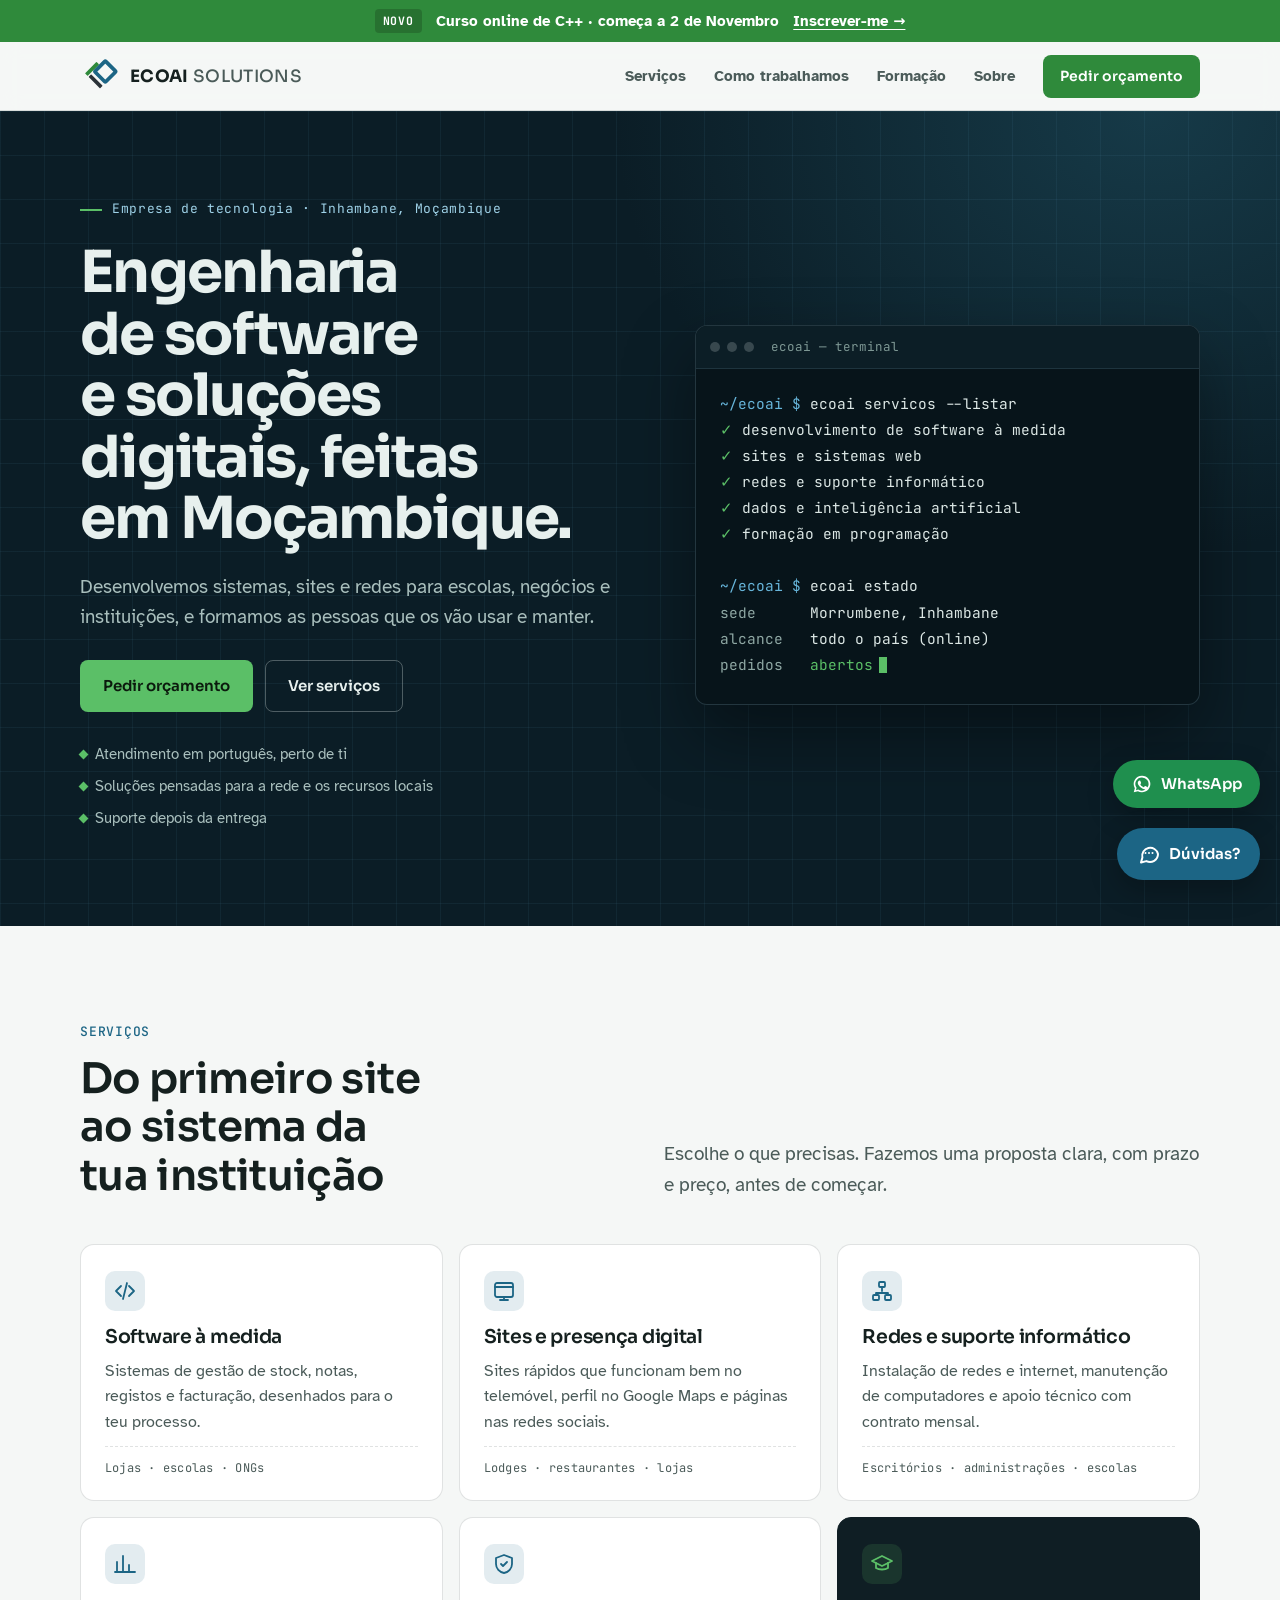
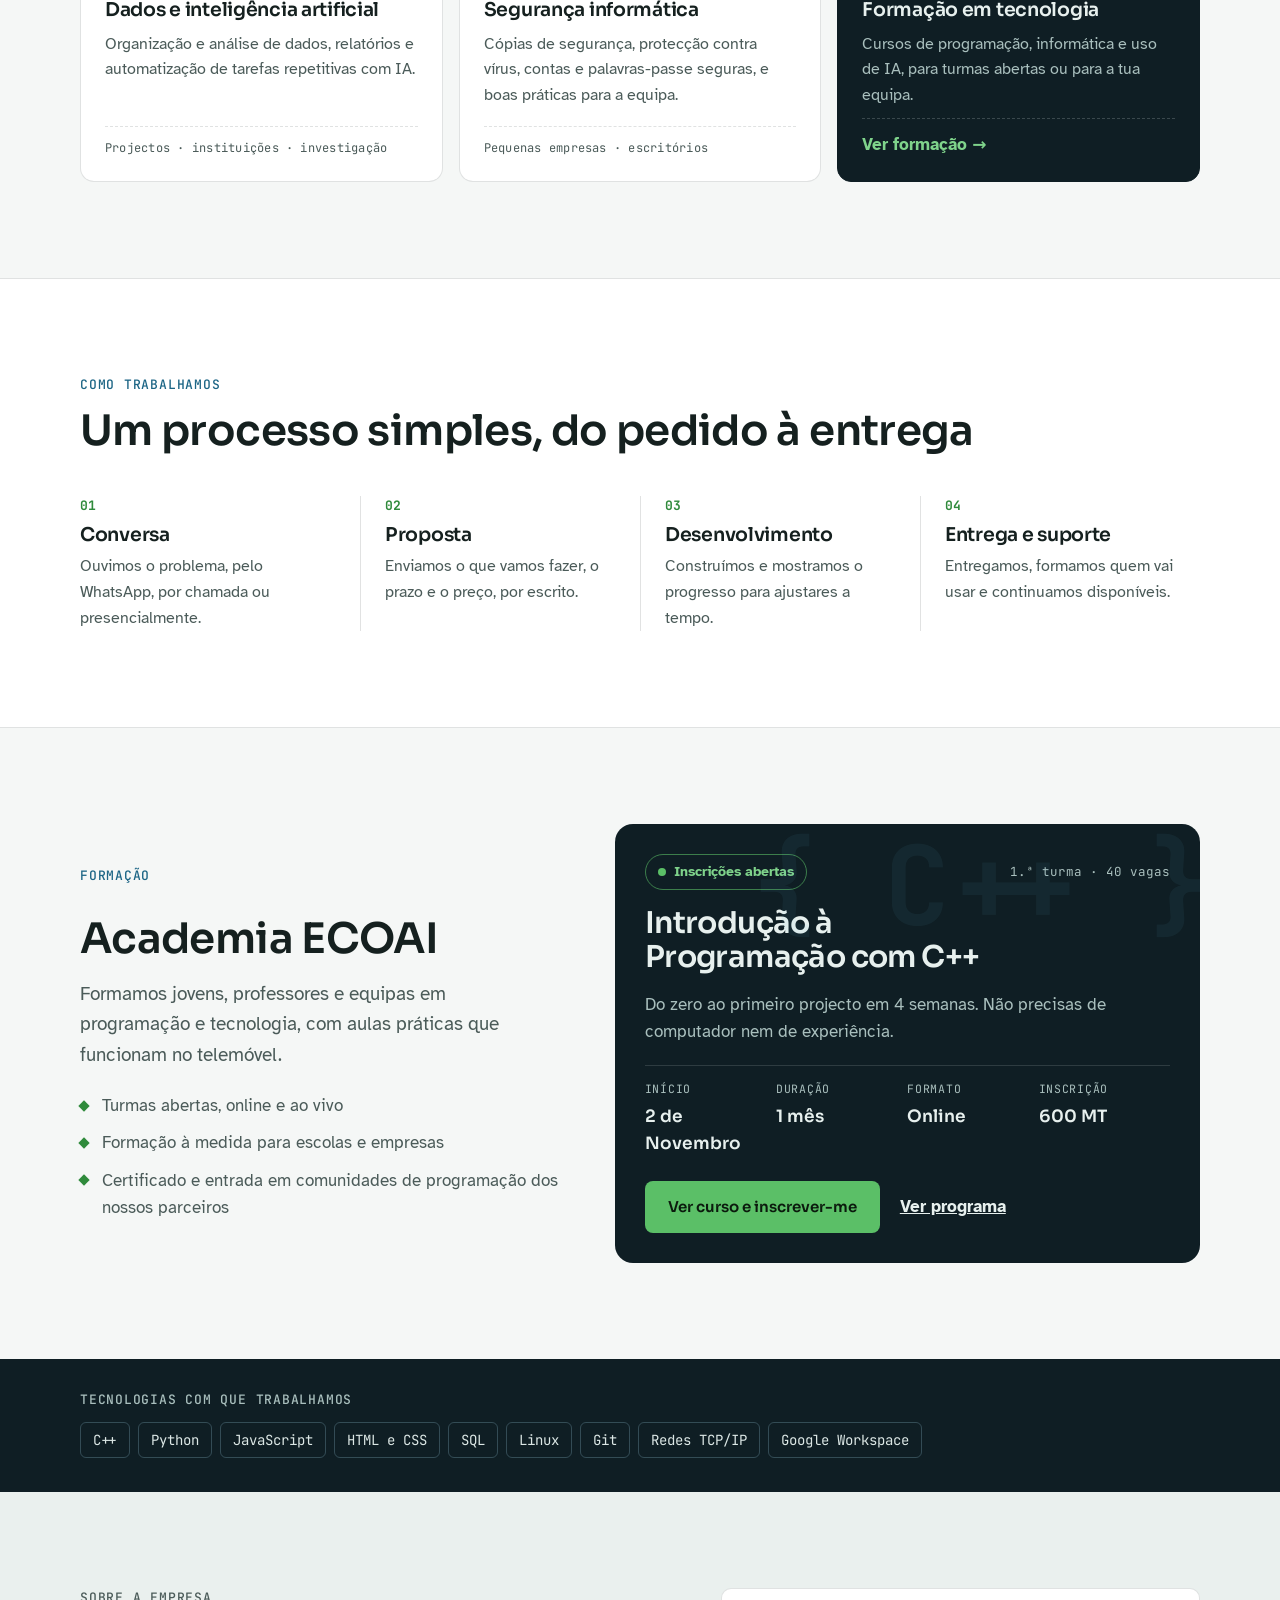
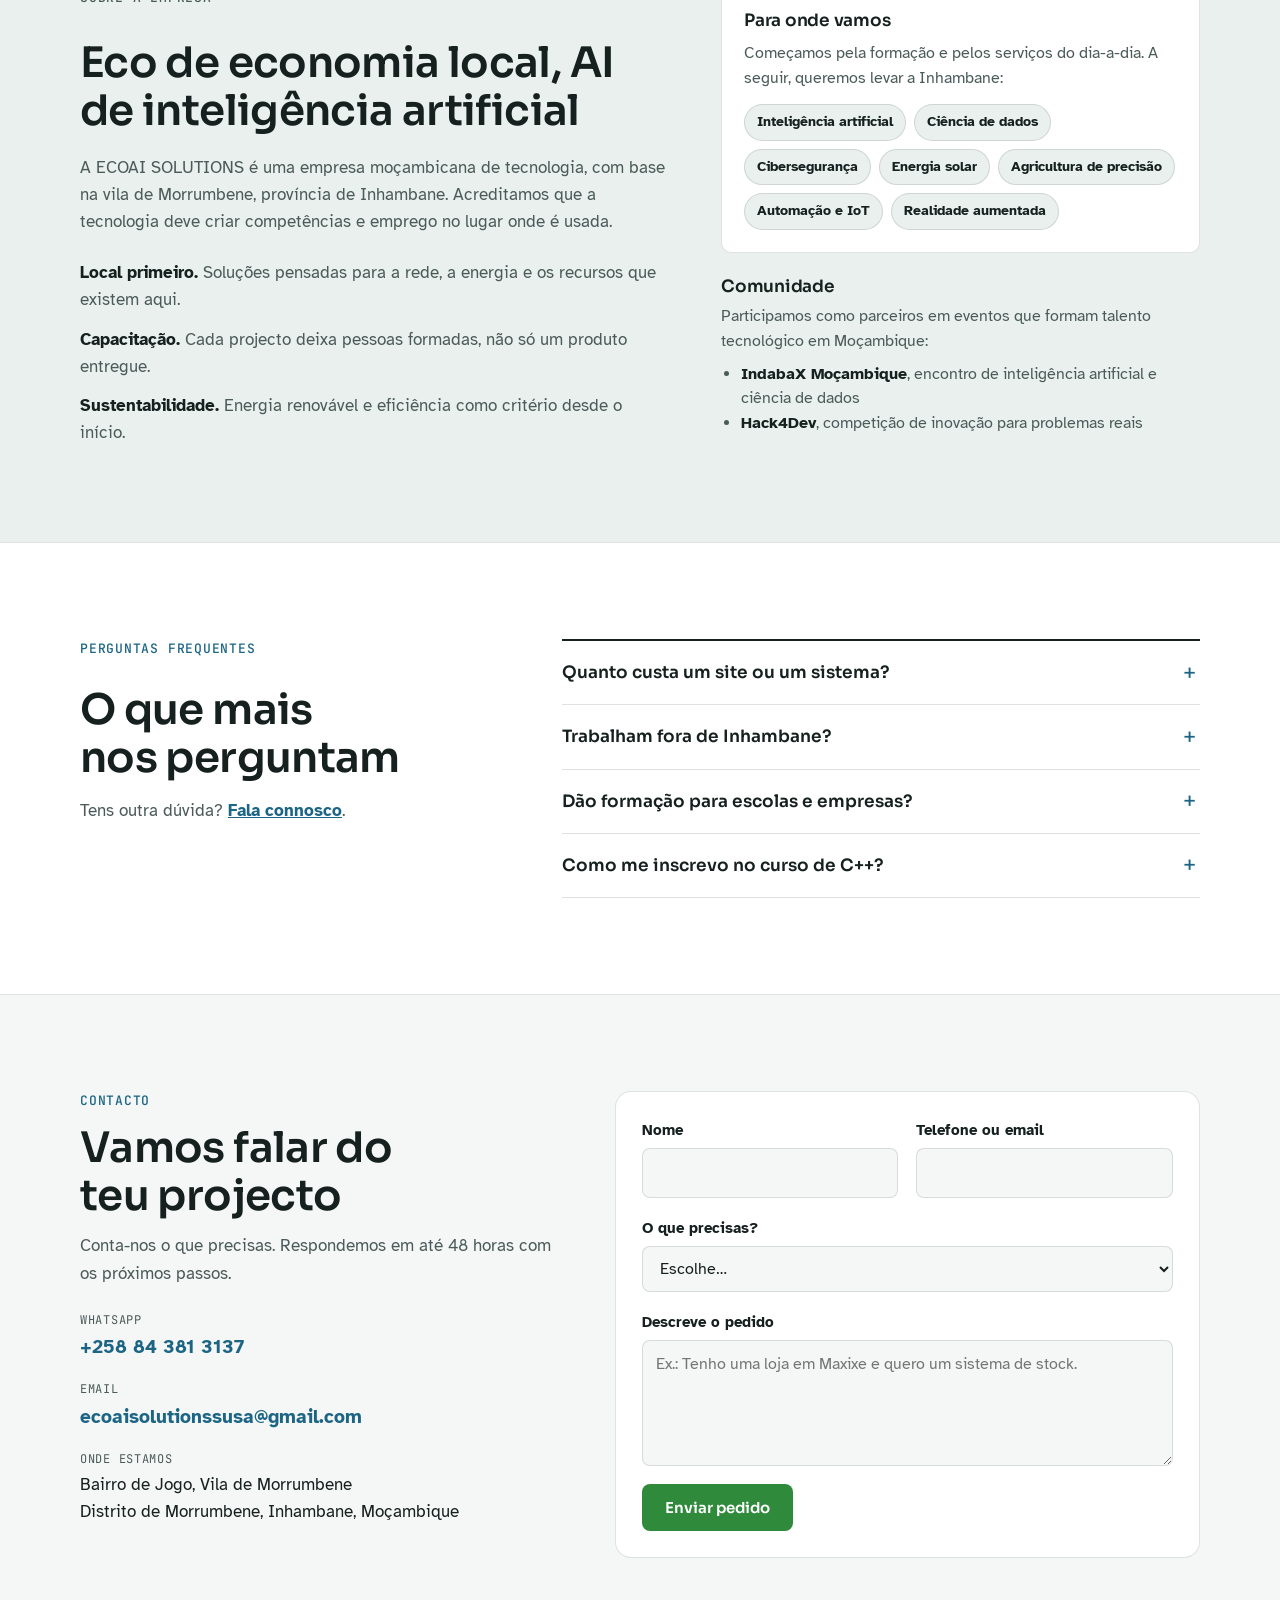
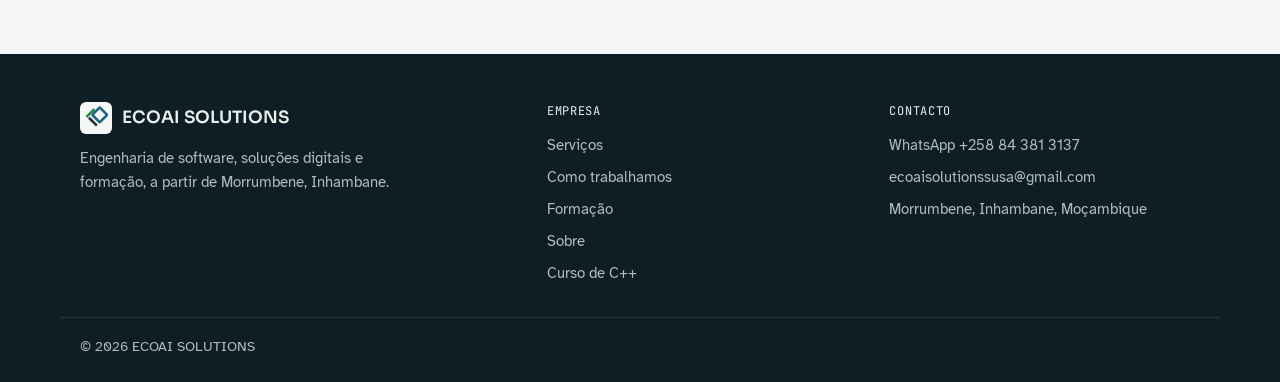
<file: index.html>
<!DOCTYPE html>
<html lang="pt-MZ">
<head>
<meta charset="UTF-8">
<meta name="viewport" content="width=device-width, initial-scale=1.0, viewport-fit=cover">
<title>ECOAI SOLUTIONS — Engenharia de Software e Soluções Digitais</title>
<meta name="description" content="ECOAI SOLUTIONS é uma empresa moçambicana de tecnologia em Morrumbene, Inhambane: desenvolvimento de software, sites, redes e suporte informático, dados e formação em programação.">
<meta property="og:title" content="ECOAI SOLUTIONS — Engenharia de Software e Soluções Digitais">
<meta property="og:description" content="Software, sites, redes, dados e formação em programação, a partir de Inhambane para todo Moçambique.">
<meta property="og:image" content="ecoai.png">
<meta property="og:type" content="website">
<meta name="theme-color" content="#0B1D26">
<link rel="icon" href="logo-ecoai.svg" type="image/svg+xml">
<link rel="preconnect" href="https://fonts.googleapis.com">
<link rel="preconnect" href="https://fonts.gstatic.com" crossorigin>
<link href="https://fonts.googleapis.com/css2?family=Sora:wght@500;600;700;800&family=Atkinson+Hyperlegible:ital,wght@0,400;0,700;1,400&family=JetBrains+Mono:wght@400;500;700&display=swap" rel="stylesheet">
<link rel="stylesheet" href="styles.css">
</head>
<body class="home">

<a class="aviso-curso" href="inscricao.html">
  <span class="aviso-tag">Novo</span>
  <span class="aviso-txt">Curso online de C++ · começa a 2 de Novembro</span>
  <span class="aviso-cta">Inscrever-me →</span>
</a>

<header class="site-header">
  <div class="wrap header-inner">
    <a class="brand" href="#topo" aria-label="ECOAI SOLUTIONS, início">
      <img src="logo-ecoai.svg" alt="" class="brand-mark" width="40" height="40">
      <span class="brand-text">ECOAI <span>SOLUTIONS</span></span>
    </a>
    <nav class="nav" id="nav" aria-label="Navegação principal">
      <a href="#servicos">Serviços</a>
      <a href="#processo">Como trabalhamos</a>
      <a href="#formacao">Formação</a>
      <a href="#sobre">Sobre</a>
      <a href="#contacto" class="btn btn-primary btn-sm">Pedir orçamento</a>
    </nav>
    <button class="nav-toggle" id="navToggle" aria-label="Abrir menu" aria-expanded="false" aria-controls="nav">
      <span></span><span></span><span></span>
    </button>
  </div>
</header>

<main id="topo">

  <!-- HERO -->
  <section class="h2-hero">
    <div class="wrap h2-hero-inner">
      <div class="h2-copy">
        <p class="h2-kicker"><span></span>Empresa de tecnologia · Inhambane, Moçambique</p>
        <h1>Engenharia de software e soluções digitais, feitas em Moçambique.</h1>
        <p class="h2-sub">Desenvolvemos sistemas, sites e redes para escolas, negócios e instituições, e formamos as pessoas que os vão usar e manter.</p>
        <div class="hero-cta">
          <a href="#contacto" class="btn btn-primary">Pedir orçamento</a>
          <a href="#servicos" class="btn btn-ghost">Ver serviços</a>
        </div>
        <ul class="h2-pontos">
          <li>Atendimento em português, perto de ti</li>
          <li>Soluções pensadas para a rede e os recursos locais</li>
          <li>Suporte depois da entrega</li>
        </ul>
      </div>

      <figure class="term" aria-label="Resumo dos serviços da ECOAI SOLUTIONS">
        <div class="term-bar"><span></span><span></span><span></span><b>ecoai — terminal</b></div>
<pre class="term-body"><span class="t-p">~/ecoai $</span> ecoai servicos --listar
<span class="t-ok">✓</span> desenvolvimento de software à medida
<span class="t-ok">✓</span> sites e sistemas web
<span class="t-ok">✓</span> redes e suporte informático
<span class="t-ok">✓</span> dados e inteligência artificial
<span class="t-ok">✓</span> formação em programação

<span class="t-p">~/ecoai $</span> ecoai estado
<span class="t-k">sede</span>      Morrumbene, Inhambane
<span class="t-k">alcance</span>   todo o país (online)
<span class="t-k">pedidos</span>   <span class="t-ok">abertos</span><i class="t-caret" aria-hidden="true"></i></pre>
      </figure>
    </div>
  </section>

  <!-- SERVIÇOS -->
  <section class="section s2" id="servicos">
    <div class="wrap">
      <div class="s2-head">
        <div>
          <p class="eyebrow">Serviços</p>
          <h2>Do primeiro site ao sistema da tua instituição</h2>
        </div>
        <p class="lede">Escolhe o que precisas. Fazemos uma proposta clara, com prazo e preço, antes de começar.</p>
      </div>

      <div class="s2-grid">
        <article class="s2-card">
          <svg class="s2-ico" viewBox="0 0 24 24" aria-hidden="true"><path d="M8 7 3 12l5 5M16 7l5 5-5 5M14 4l-4 16"/></svg>
          <h3>Software à medida</h3>
          <p>Sistemas de gestão de stock, notas, registos e facturação, desenhados para o teu processo.</p>
          <span class="s2-para">Lojas · escolas · ONGs</span>
        </article>
        <article class="s2-card">
          <svg class="s2-ico" viewBox="0 0 24 24" aria-hidden="true"><rect x="3" y="4" width="18" height="14" rx="2"/><path d="M3 8h18M8 21h8M12 18v3"/></svg>
          <h3>Sites e presença digital</h3>
          <p>Sites rápidos que funcionam bem no telemóvel, perfil no Google Maps e páginas nas redes sociais.</p>
          <span class="s2-para">Lodges · restaurantes · lojas</span>
        </article>
        <article class="s2-card">
          <svg class="s2-ico" viewBox="0 0 24 24" aria-hidden="true"><rect x="9" y="3" width="6" height="5" rx="1"/><rect x="3" y="16" width="6" height="5" rx="1"/><rect x="15" y="16" width="6" height="5" rx="1"/><path d="M12 8v4M6 16v-2h12v2"/></svg>
          <h3>Redes e suporte informático</h3>
          <p>Instalação de redes e internet, manutenção de computadores e apoio técnico com contrato mensal.</p>
          <span class="s2-para">Escritórios · administrações · escolas</span>
        </article>
        <article class="s2-card">
          <svg class="s2-ico" viewBox="0 0 24 24" aria-hidden="true"><path d="M4 20V10M10 20V4M16 20v-7M22 20H2"/></svg>
          <h3>Dados e inteligência artificial</h3>
          <p>Organização e análise de dados, relatórios e automatização de tarefas repetitivas com IA.</p>
          <span class="s2-para">Projectos · instituições · investigação</span>
        </article>
        <article class="s2-card">
          <svg class="s2-ico" viewBox="0 0 24 24" aria-hidden="true"><path d="M12 3 4 6v6c0 4.5 3.4 8.3 8 9 4.6-.7 8-4.5 8-9V6l-8-3Z"/><path d="m9 12 2 2 4-4"/></svg>
          <h3>Segurança informática</h3>
          <p>Cópias de segurança, protecção contra vírus, contas e palavras-passe seguras, e boas práticas para a equipa.</p>
          <span class="s2-para">Pequenas empresas · escritórios</span>
        </article>
        <article class="s2-card s2-card-dest">
          <svg class="s2-ico" viewBox="0 0 24 24" aria-hidden="true"><path d="M2 9 12 4l10 5-10 5L2 9Z"/><path d="M6 11v5c3 2 9 2 12 0v-5"/></svg>
          <h3>Formação em tecnologia</h3>
          <p>Cursos de programação, informática e uso de IA, para turmas abertas ou para a tua equipa.</p>
          <a class="s2-link" href="#formacao">Ver formação →</a>
        </article>
      </div>
    </div>
  </section>

  <!-- PROCESSO -->
  <section class="section p2" id="processo">
    <div class="wrap">
      <p class="eyebrow">Como trabalhamos</p>
      <h2>Um processo simples, do pedido à entrega</h2>
      <ol class="p2-passos">
        <li><span class="p2-n">01</span><h3>Conversa</h3><p>Ouvimos o problema, pelo WhatsApp, por chamada ou presencialmente.</p></li>
        <li><span class="p2-n">02</span><h3>Proposta</h3><p>Enviamos o que vamos fazer, o prazo e o preço, por escrito.</p></li>
        <li><span class="p2-n">03</span><h3>Desenvolvimento</h3><p>Construímos e mostramos o progresso para ajustares a tempo.</p></li>
        <li><span class="p2-n">04</span><h3>Entrega e suporte</h3><p>Entregamos, formamos quem vai usar e continuamos disponíveis.</p></li>
      </ol>
    </div>
  </section>

  <!-- FORMAÇÃO -->
  <section class="section f2" id="formacao">
    <div class="wrap f2-grid">
      <div class="f2-intro">
        <p class="eyebrow">Formação</p>
        <h2>Academia ECOAI</h2>
        <p class="lede">Formamos jovens, professores e equipas em programação e tecnologia, com aulas práticas que funcionam no telemóvel.</p>
        <ul class="f2-lista">
          <li>Turmas abertas, online e ao vivo</li>
          <li>Formação à medida para escolas e empresas</li>
          <li>Certificado e entrada em comunidades de programação dos nossos parceiros</li>
        </ul>
      </div>

      <article class="f2-curso">
        <div class="f2-curso-top">
          <span class="f2-badge"><span></span>Inscrições abertas</span>
          <span class="f2-turma">1.ª turma · 40 vagas</span>
        </div>
        <h3>Introdução à Programação com C++</h3>
        <p>Do zero ao primeiro projecto em 4 semanas. Não precisas de computador nem de experiência.</p>
        <dl class="f2-factos">
          <div><dt>Início</dt><dd>2 de Novembro</dd></div>
          <div><dt>Duração</dt><dd>1 mês</dd></div>
          <div><dt>Formato</dt><dd>Online</dd></div>
          <div><dt>Inscrição</dt><dd>600 MT</dd></div>
        </dl>
        <div class="f2-acoes">
          <a class="btn btn-primary" href="inscricao.html">Ver curso e inscrever-me</a>
          <a class="f2-prog" href="inscricao.html#programa">Ver programa</a>
        </div>
      </article>
    </div>
  </section>

  <!-- TECNOLOGIAS -->
  <section class="t2" aria-labelledby="t2-titulo">
    <div class="wrap t2-inner">
      <h2 id="t2-titulo" class="t2-tit">Tecnologias com que trabalhamos</h2>
      <ul class="t2-lista">
        <li>C++</li><li>Python</li><li>JavaScript</li><li>HTML e CSS</li><li>SQL</li><li>Linux</li><li>Git</li><li>Redes TCP/IP</li><li>Google Workspace</li>
      </ul>
    </div>
  </section>

  <!-- SOBRE -->
  <section class="section sobre" id="sobre">
    <div class="wrap sobre-grid">
      <div>
        <p class="eyebrow">Sobre a empresa</p>
        <h2>Eco de economia local, AI de inteligência artificial</h2>
        <p>
          A ECOAI SOLUTIONS é uma empresa moçambicana de tecnologia, com base na
          vila de Morrumbene, província de Inhambane. Acreditamos que a tecnologia
          deve criar competências e emprego no lugar onde é usada.
        </p>
        <ul class="valores">
          <li><b>Local primeiro.</b> Soluções pensadas para a rede, a energia e os recursos que existem aqui.</li>
          <li><b>Capacitação.</b> Cada projecto deixa pessoas formadas, não só um produto entregue.</li>
          <li><b>Sustentabilidade.</b> Energia renovável e eficiência como critério desde o início.</li>
        </ul>
      </div>

      <div class="sobre-side">
        <div class="futuro">
          <h3>Para onde vamos</h3>
          <p>Começamos pela formação e pelos serviços do dia-a-dia. A seguir, queremos levar a Inhambane:</p>
          <ul class="chips">
            <li>Inteligência artificial</li>
            <li>Ciência de dados</li>
            <li>Cibersegurança</li>
            <li>Energia solar</li>
            <li>Agricultura de precisão</li>
            <li>Automação e IoT</li>
            <li>Realidade aumentada</li>
          </ul>
        </div>
        <div class="comunidade">
          <h3>Comunidade</h3>
          <p>Participamos como parceiros em eventos que formam talento tecnológico em Moçambique:</p>
          <ul>
            <li><b>IndabaX Moçambique</b>, encontro de inteligência artificial e ciência de dados</li>
            <li><b>Hack4Dev</b>, competição de inovação para problemas reais</li>
          </ul>
        </div>
      </div>
    </div>
  </section>

  <!-- PERGUNTAS -->
  <section class="section perguntas" id="perguntas">
    <div class="wrap perguntas-grid">
      <div>
        <p class="eyebrow">Perguntas frequentes</p>
        <h2>O que mais nos perguntam</h2>
        <p class="perguntas-mais">Tens outra dúvida? <a href="#contacto">Fala connosco</a>.</p>
      </div>
      <div class="faq">
        <details>
          <summary>Quanto custa um site ou um sistema?</summary>
          <p>Depende do que precisas: número de páginas, funcionalidades e se queres manutenção mensal. Diz-nos o que tens em mente e enviamos uma proposta com o preço por escrito, sem compromisso.</p>
        </details>
        <details>
          <summary>Trabalham fora de Inhambane?</summary>
          <p>Sim. Sites, sistemas, dados e formação fazemos para todo o país, online. Instalação de redes e suporte presencial fazemos sobretudo na província de Inhambane.</p>
        </details>
        <details>
          <summary>Dão formação para escolas e empresas?</summary>
          <p>Sim. Preparamos cursos à medida (programação, informática na óptica do utilizador, Excel e uso de IA no trabalho), no vosso espaço ou online.</p>
        </details>
        <details>
          <summary>Como me inscrevo no curso de C++?</summary>
          <p>Na <a href="inscricao.html">página do curso</a>: preenches a ficha em 2 minutos, pagas a inscrição e envias o comprovativo por WhatsApp.</p>
        </details>
      </div>
    </div>
  </section>

  <!-- CONTACTO -->
  <section class="section contacto c2" id="contacto">
    <div class="wrap contacto-grid">
      <div>
        <p class="eyebrow">Contacto</p>
        <h2>Vamos falar do teu projecto</h2>
        <p class="lede">Conta-nos o que precisas. Respondemos em até 48 horas com os próximos passos.</p>
        <ul class="canais">
          <li data-canal="whatsapp" hidden>
            <span class="canal-label">WhatsApp</span>
            <a id="waLink" href="#" target="_blank" rel="noopener"></a>
          </li>
          <li data-canal="email" hidden>
            <span class="canal-label">Email</span>
            <a id="emailLink" href="#"></a>
          </li>
          <li>
            <span class="canal-label">Onde estamos</span>
            <span>Bairro de Jogo, Vila de Morrumbene<br>Distrito de Morrumbene, Inhambane, Moçambique</span>
          </li>
        </ul>
      </div>

      <form class="form c2-form" id="contactoForm" novalidate>
        <input type="hidden" name="_subject" value="Pedido pelo site ECOAI">
        <input type="text" name="_gotcha" class="hp" tabindex="-1" autocomplete="off" aria-hidden="true">
        <div class="row-2">
          <div class="field">
            <label for="c-nome">Nome</label>
            <input id="c-nome" name="nome" type="text" autocomplete="name" required>
          </div>
          <div class="field">
            <label for="c-tel">Telefone ou email</label>
            <input id="c-tel" name="contacto" type="text" required>
          </div>
        </div>
        <div class="field">
          <label for="c-serv">O que precisas?</label>
          <select id="c-serv" name="servico" required>
            <option value="">Escolhe…</option>
            <option>Software à medida</option>
            <option>Site ou presença digital</option>
            <option>Redes e suporte informático</option>
            <option>Dados e inteligência artificial</option>
            <option>Segurança informática</option>
            <option>Formação para a minha equipa</option>
            <option>Outro assunto</option>
          </select>
        </div>
        <div class="field">
          <label for="c-msg">Descreve o pedido</label>
          <textarea id="c-msg" name="mensagem" rows="4" required placeholder="Ex.: Tenho uma loja em Maxixe e quero um sistema de stock."></textarea>
        </div>
        <p class="form-error" id="contactoErro" role="alert" hidden></p>
        <button type="submit" class="btn btn-primary" id="contactoBtn">Enviar pedido</button>
        <div class="form-done" id="contactoOk" role="status" hidden>
          <h3>Pedido enviado</h3>
          <p id="contactoOkMsg">Obrigado. Respondemos em até 48 horas.</p>
          <a class="btn btn-ghost" id="contactoWa" href="#" target="_blank" rel="noopener" hidden>Abrir WhatsApp</a>
        </div>
      </form>
    </div>
  </section>

</main>

<a class="wa-float" id="waFloat" href="#" target="_blank" rel="noopener" hidden aria-label="Falar connosco por WhatsApp">
  <svg viewBox="0 0 24 24" width="22" height="22" aria-hidden="true"><path fill="currentColor" d="M12 3a9 9 0 0 0-7.8 13.5L3 21l4.6-1.2A9 9 0 1 0 12 3Zm0 1.8a7.2 7.2 0 1 1-3.7 13.4l-.3-.2-2.6.7.7-2.5-.2-.3A7.2 7.2 0 0 1 12 4.8Zm-3 3.6c-.2 0-.5 0-.7.3-.3.3-.9.9-.9 2.1s.9 2.4 1 2.6c.1.2 1.8 2.8 4.4 3.8 2.2.9 2.6.7 3.1.6.5 0 1.5-.6 1.7-1.2.2-.6.2-1.1.2-1.2-.1-.1-.2-.2-.5-.3l-1.7-.8c-.2-.1-.4-.1-.6.1l-.8 1c-.1.2-.3.2-.5.1-.3-.1-1.1-.4-2-1.2-.8-.7-1.3-1.5-1.4-1.8-.2-.3 0-.4.1-.5l.4-.5.2-.4c.1-.1 0-.3 0-.4l-.8-1.9c-.2-.5-.4-.5-.6-.5H9Z"/></svg>
  <span>WhatsApp</span>
</a>

<footer class="site-footer">
  <div class="wrap footer-grid">
    <div class="footer-brand">
      <div class="footer-logo">
        <img src="logo-ecoai.svg" alt="" width="32" height="32">
        <span>ECOAI SOLUTIONS</span>
      </div>
      <p>Engenharia de software, soluções digitais e formação, a partir de Morrumbene, Inhambane.</p>
    </div>
    <nav class="footer-col" aria-label="Rodapé">
      <span class="footer-h">Empresa</span>
      <a href="#servicos">Serviços</a>
      <a href="#processo">Como trabalhamos</a>
      <a href="#formacao">Formação</a>
      <a href="#sobre">Sobre</a>
      <a href="inscricao.html">Curso de C++</a>
    </nav>
    <div class="footer-col">
      <span class="footer-h">Contacto</span>
      <a id="footWa" href="#" target="_blank" rel="noopener" hidden></a>
      <a id="footEmail" href="#" hidden></a>
      <span>Morrumbene, Inhambane, Moçambique</span>
    </div>
  </div>
  <div class="wrap footer-base">
    <p>© <span id="year">2026</span> ECOAI SOLUTIONS</p>
  </div>
</footer>

<script src="script.js"></script>
<script src="chatbot.js"></script>
</body>
</html>
</file>
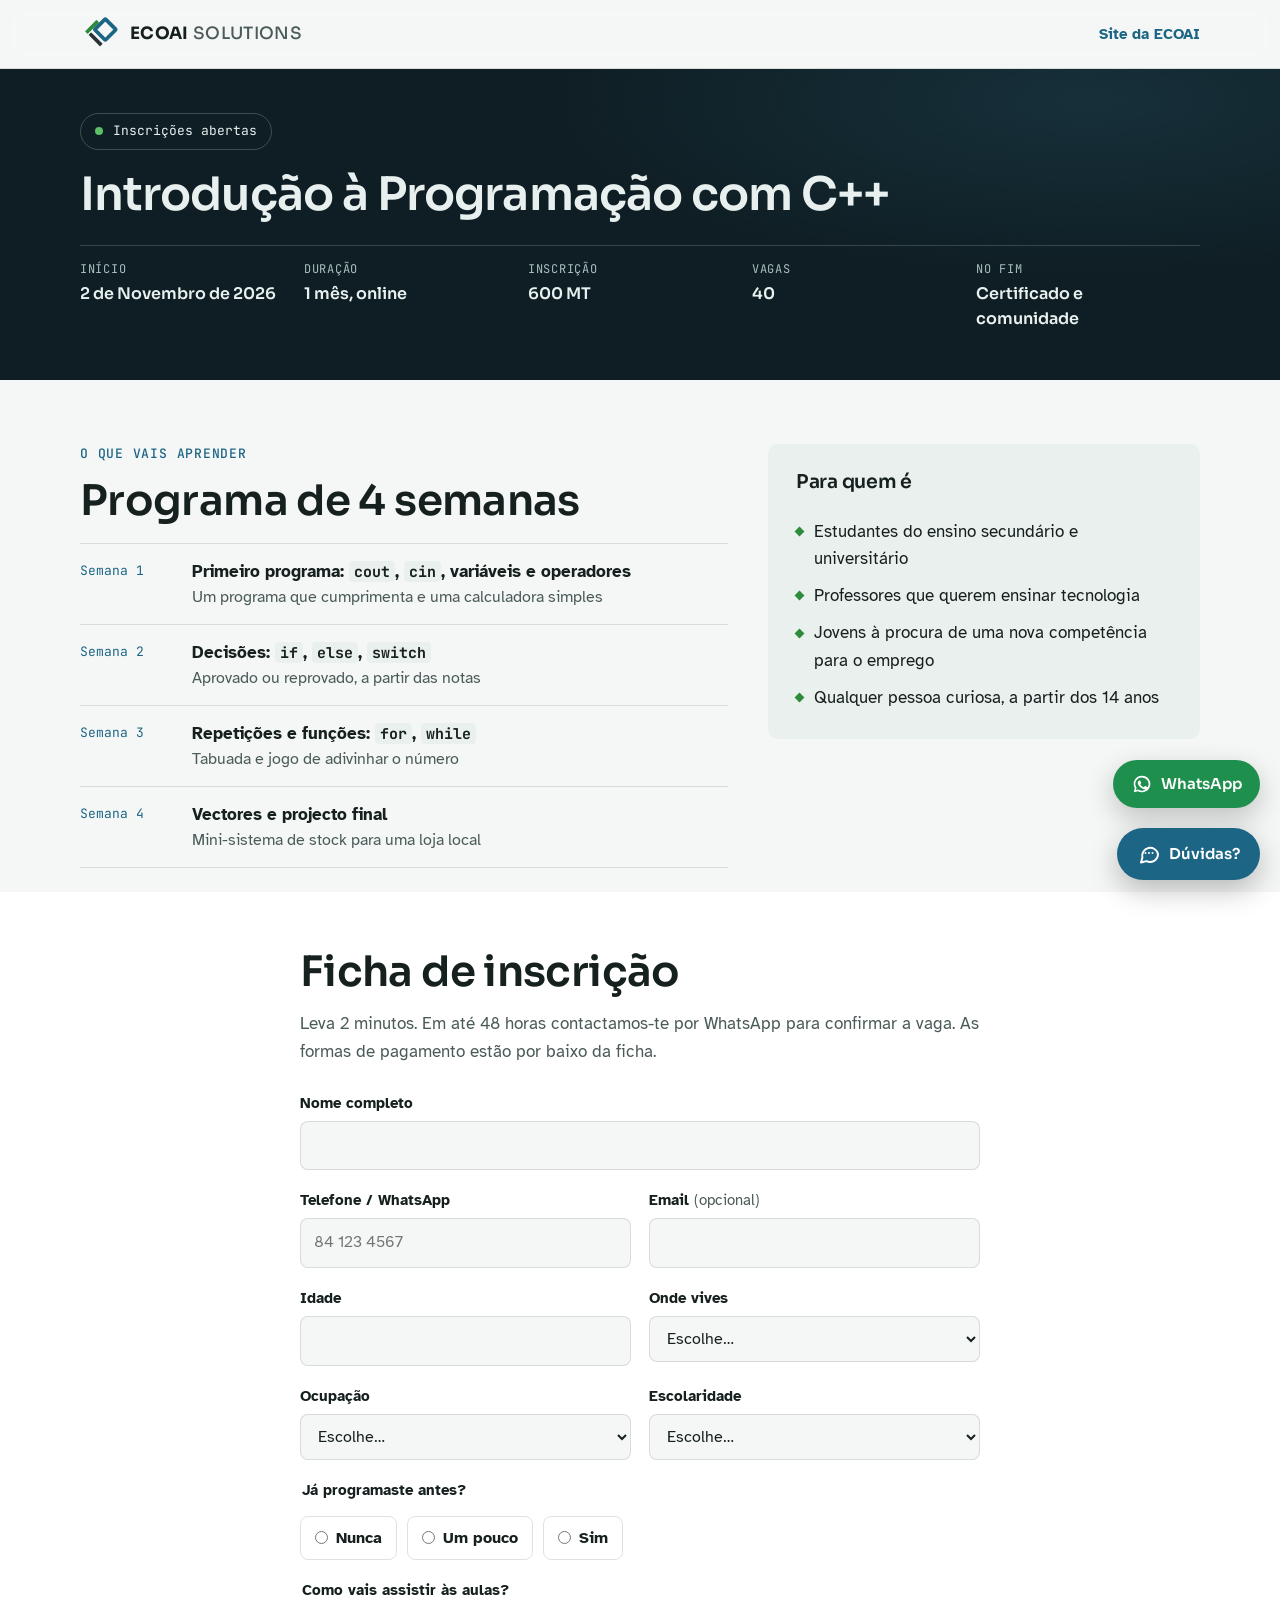
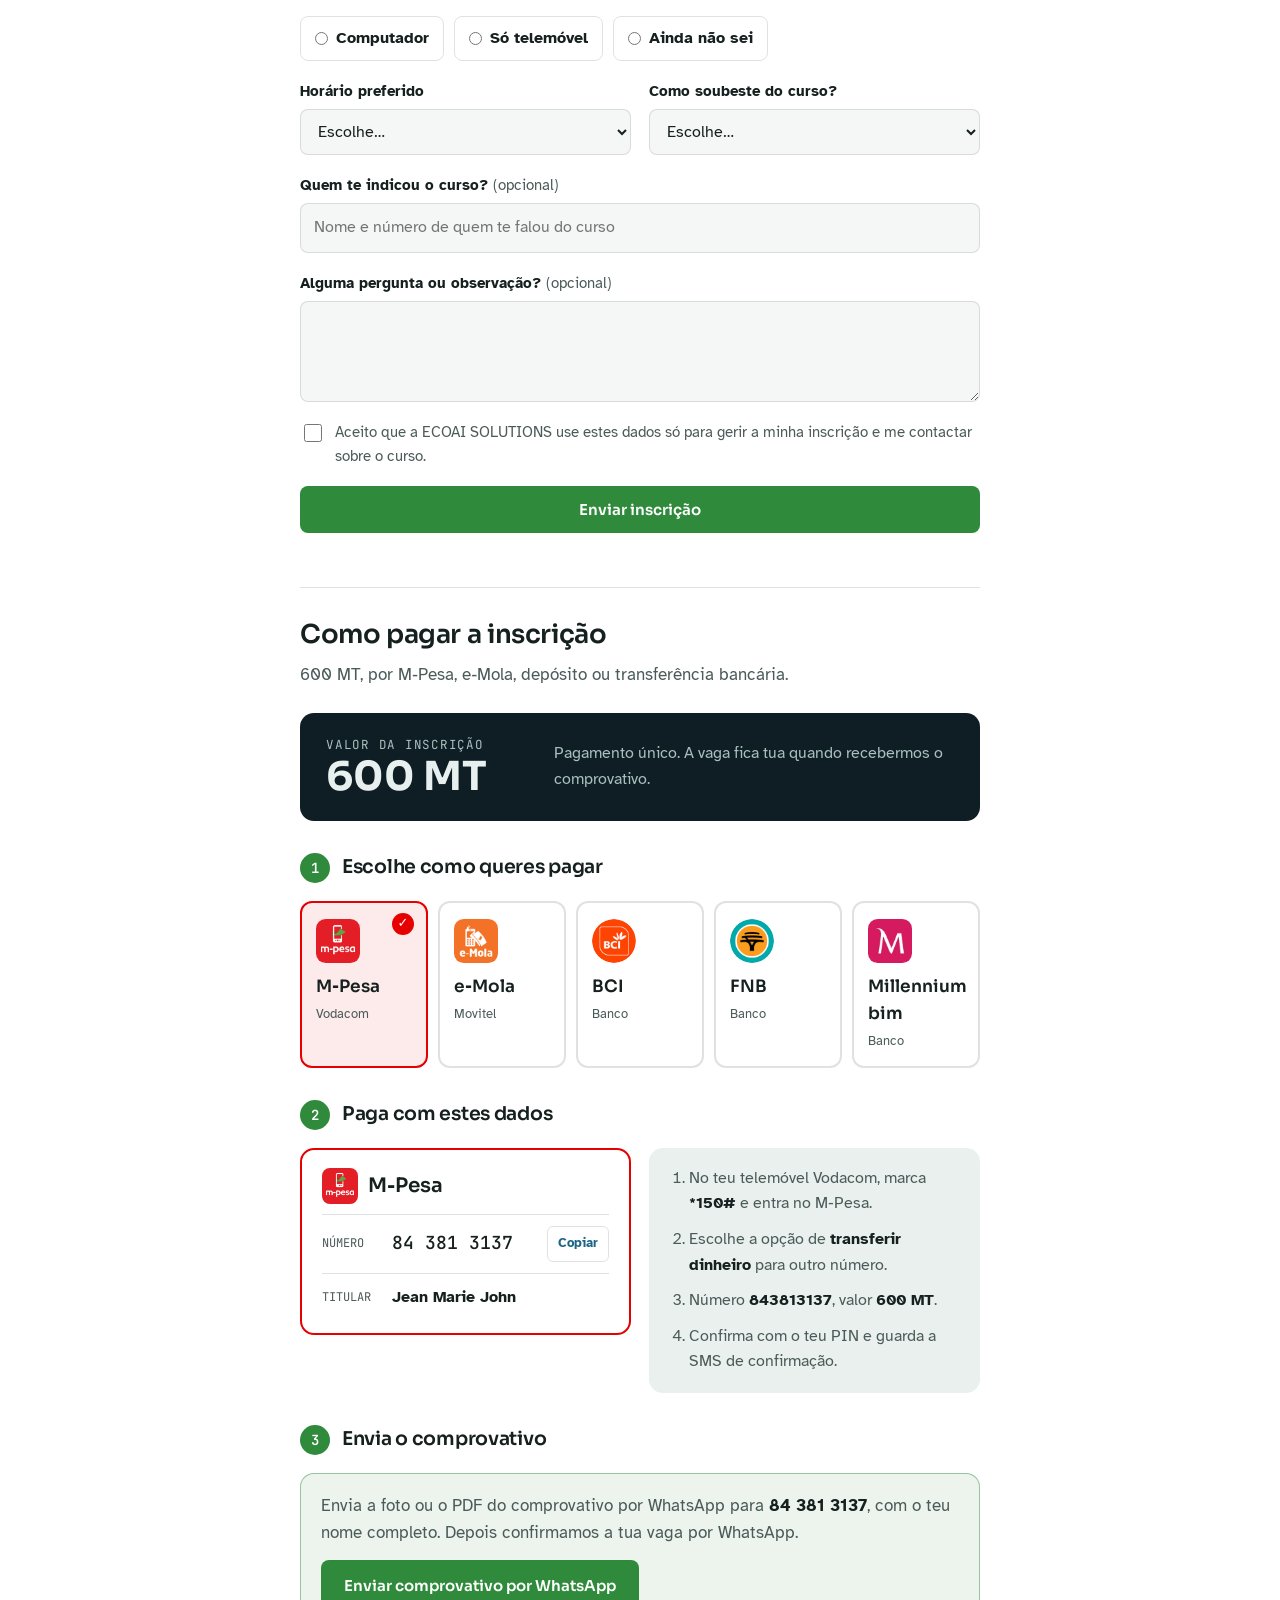
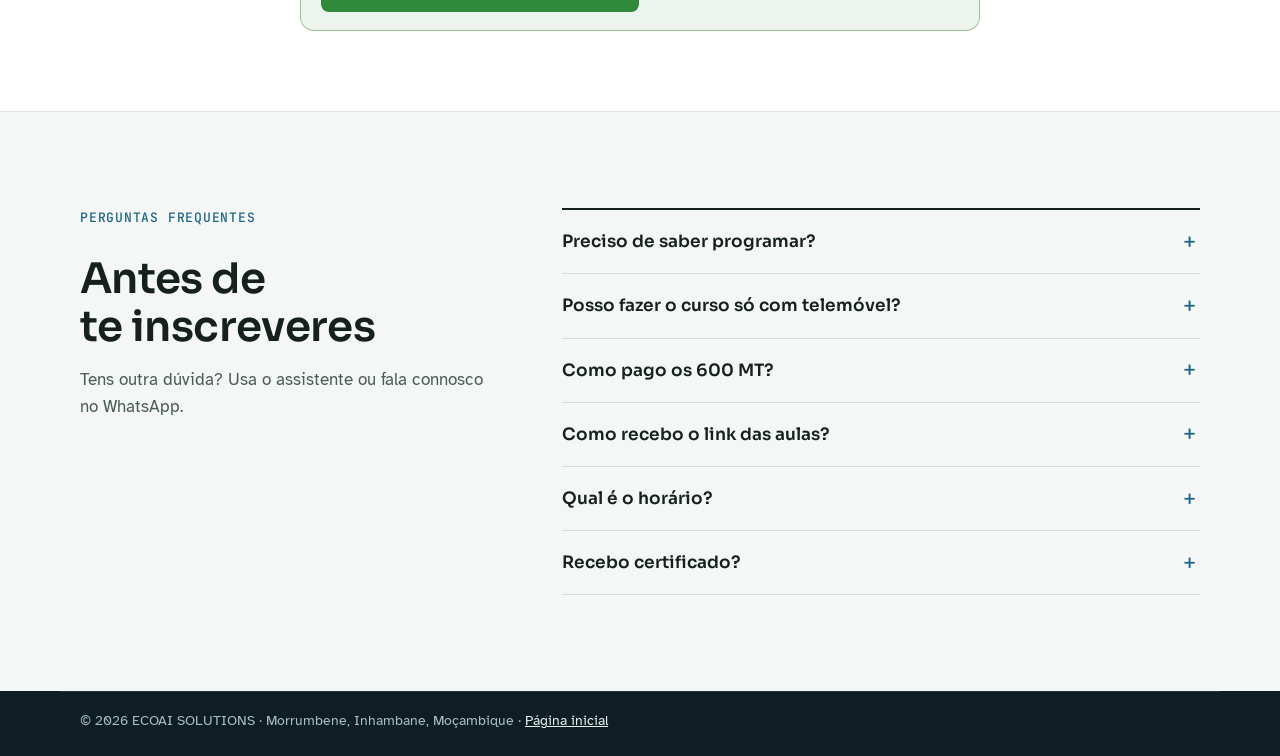
<file: inscricao.html>
<!DOCTYPE html>
<html lang="pt-MZ">
<head>
<meta charset="UTF-8">
<meta name="viewport" content="width=device-width, initial-scale=1.0, viewport-fit=cover">
<title>Inscrição — Curso de C++ online | ECOAI SOLUTIONS</title>
<meta name="description" content="Ficha de inscrição do curso online Introdução à Programação com C++. Início a 2 de Novembro de 2026, 1 mês, 600 MT.">
<meta property="og:title" content="ECOAI SOLUTIONS — Curso de Introdução à Programação com C++">
<meta property="og:description" content="Curso online de 1 mês, início a 2 de Novembro de 2026. Inscrição: 600 MT. Funciona no telemóvel.">
<meta property="og:image" content="ecoai.png">
<meta property="og:type" content="website">
<meta name="theme-color" content="#0F1E24">
<link rel="icon" href="logo-ecoai.svg" type="image/svg+xml">
<link rel="preconnect" href="https://fonts.googleapis.com">
<link rel="preconnect" href="https://fonts.gstatic.com" crossorigin>
<link href="https://fonts.googleapis.com/css2?family=Sora:wght@500;600;700&family=Atkinson+Hyperlegible:ital,wght@0,400;0,700;1,400&family=JetBrains+Mono:wght@400;500&display=swap" rel="stylesheet">
<link rel="stylesheet" href="styles.css">
</head>
<body class="pagina-inscricao">

<header class="site-header">
  <div class="wrap header-inner">
    <a class="brand" href="index.html" aria-label="ECOAI SOLUTIONS, página inicial">
      <img src="logo-ecoai.svg" alt="" class="brand-mark" width="40" height="40">
      <span class="brand-text">ECOAI <span>SOLUTIONS</span></span>
    </a>
    <a class="voltar" href="index.html">Site da ECOAI</a>
  </div>
</header>

<main>
  <section class="insc-hero">
    <div class="wrap insc-hero-inner">
      <p class="pill"><span class="pill-dot"></span>Inscrições abertas</p>
      <h1>Introdução à Programação com C++</h1>
      <ul class="insc-resumo">
        <li><span>Início</span><b>2 de Novembro de 2026</b></li>
        <li><span>Duração</span><b>1 mês, online</b></li>
        <li><span>Inscrição</span><b>600 MT</b></li>
        <li><span>Vagas</span><b>40</b></li>
        <li><span>No fim</span><b>Certificado e comunidade</b></li>
      </ul>
    </div>
  </section>


  <section class="section insc-prog" id="programa">
    <div class="wrap insc-prog-grid">
      <div class="programa">
        <p class="eyebrow">O que vais aprender</p>
        <h2>Programa de 4 semanas</h2>
        <ol class="semanas">
            <li><span class="sem">Semana 1</span><span class="tema">Primeiro programa: <code>cout</code>, <code>cin</code>, variáveis e operadores</span><span class="res">Um programa que cumprimenta e uma calculadora simples</span></li>
            <li><span class="sem">Semana 2</span><span class="tema">Decisões: <code>if</code>, <code>else</code>, <code>switch</code></span><span class="res">Aprovado ou reprovado, a partir das notas</span></li>
            <li><span class="sem">Semana 3</span><span class="tema">Repetições e funções: <code>for</code>, <code>while</code></span><span class="res">Tabuada e jogo de adivinhar o número</span></li>
            <li><span class="sem">Semana 4</span><span class="tema">Vectores e projecto final</span><span class="res">Mini-sistema de stock para uma loja local</span></li>
          </ol>
      </div>
      <div class="para-quem">
        <h3>Para quem é</h3>
        <ul>
          <li>Estudantes do ensino secundário e universitário</li>
          <li>Professores que querem ensinar tecnologia</li>
          <li>Jovens à procura de uma nova competência para o emprego</li>
          <li>Qualquer pessoa curiosa, a partir dos 14 anos</li>
        </ul>
      </div>
    </div>
  </section>

  <section class="section inscricao insc-form-wrap" id="inscricao">
    <div class="wrap insc-narrow">
      <h2>Ficha de inscrição</h2>
      <p class="insc-nota">Leva 2 minutos. Em até 48 horas contactamos-te por WhatsApp para confirmar a vaga. As formas de pagamento estão por baixo da ficha.</p>
      <form class="form" id="inscricaoForm" novalidate>
        <input type="hidden" name="_subject" value="Nova inscrição: Curso de C++">
        <input type="hidden" name="pagina" value="Página de inscrição">
        <input type="text" name="_gotcha" class="hp" tabindex="-1" autocomplete="off" aria-hidden="true">
        <input type="hidden" name="curso" value="Introdução à Programação com C++ (1.ª turma)">

        <div class="field">
          <label for="i-nome">Nome completo</label>
          <input id="i-nome" name="nome" type="text" autocomplete="name" required>
        </div>

        <div class="row-2">
          <div class="field">
            <label for="i-tel">Telefone / WhatsApp</label>
            <input id="i-tel" name="telefone" type="tel" inputmode="tel" autocomplete="tel" placeholder="84 123 4567" required>
          </div>
          <div class="field">
            <label for="i-email">Email <span class="opt">(opcional)</span></label>
            <input id="i-email" name="email" type="email" autocomplete="email">
          </div>
        </div>

        <div class="row-2">
          <div class="field">
            <label for="i-idade">Idade</label>
            <input id="i-idade" name="idade" type="number" min="12" max="90" inputmode="numeric" required>
          </div>
          <div class="field">
            <label for="i-local">Onde vives</label>
            <select id="i-local" name="localidade" required>
              <option value="">Escolhe…</option>
              <option>Morrumbene</option>
              <option>Maxixe</option>
              <option>Cidade de Inhambane</option>
              <option>Massinga</option>
              <option>Homoíne</option>
              <option>Outro distrito de Inhambane</option>
              <option>Outra província</option>
            </select>
          </div>
        </div>

        <div class="row-2">
          <div class="field">
            <label for="i-ocup">Ocupação</label>
            <select id="i-ocup" name="ocupacao" required>
              <option value="">Escolhe…</option>
              <option>Estudante do secundário</option>
              <option>Estudante universitário</option>
              <option>Professor(a)</option>
              <option>Trabalhador(a)</option>
              <option>À procura de emprego</option>
              <option>Outro</option>
            </select>
          </div>
          <div class="field">
            <label for="i-esc">Escolaridade</label>
            <select id="i-esc" name="escolaridade" required>
              <option value="">Escolhe…</option>
              <option>Até 10.ª classe</option>
              <option>11.ª ou 12.ª classe</option>
              <option>Técnico-profissional</option>
              <option>Ensino superior (a frequentar)</option>
              <option>Ensino superior (concluído)</option>
            </select>
          </div>
        </div>

        <fieldset class="field choice">
          <legend>Já programaste antes?</legend>
          <label><input type="radio" name="experiencia" value="Nunca" required> Nunca</label>
          <label><input type="radio" name="experiencia" value="Um pouco"> Um pouco</label>
          <label><input type="radio" name="experiencia" value="Sim"> Sim</label>
        </fieldset>

        <fieldset class="field choice">
          <legend>Como vais assistir às aulas?</legend>
          <label><input type="radio" name="equipamento" value="Computador" required> Computador</label>
          <label><input type="radio" name="equipamento" value="Só telemóvel"> Só telemóvel</label>
          <label><input type="radio" name="equipamento" value="Ainda não sei"> Ainda não sei</label>
        </fieldset>

        <div class="row-2">
          <div class="field">
            <label for="i-hor">Horário preferido</label>
            <select id="i-hor" name="horario" required>
              <option value="">Escolhe…</option>
              <option>Dias úteis, fim da tarde (17h–19h)</option>
              <option>Dias úteis, noite (19h–21h)</option>
              <option>Sábado de manhã</option>
              <option>Tanto faz</option>
            </select>
          </div>
          <div class="field">
            <label for="i-orig">Como soubeste do curso?</label>
            <select id="i-orig" name="origem">
              <option value="">Escolhe…</option>
              <option>WhatsApp</option>
              <option>Facebook</option>
              <option>Escola ou universidade</option>
              <option>Rádio</option>
              <option>Cartaz</option>
              <option>Amigo ou familiar</option>
              <option>Um colega já inscrito</option>
              <option>LinkedIn</option>
            </select>
          </div>
        </div>

        <div class="field">
          <label for="i-indic">Quem te indicou o curso? <span class="opt">(opcional)</span></label>
          <input id="i-indic" name="indicado" type="text" autocomplete="off" placeholder="Nome e número de quem te falou do curso">
        </div>

        <div class="field">
          <label for="i-obs">Alguma pergunta ou observação? <span class="opt">(opcional)</span></label>
          <textarea id="i-obs" name="observacoes" rows="3"></textarea>
        </div>

        <label class="consent" for="i-cons">
          <input id="i-cons" name="consentimento" type="checkbox" value="Sim" required>
          <span>Aceito que a ECOAI SOLUTIONS use estes dados só para gerir a minha inscrição e me contactar sobre o curso.</span>
        </label>

        <p class="form-error" id="inscricaoErro" role="alert" hidden></p>
        <button type="submit" class="btn btn-primary btn-block" id="inscricaoBtn">Enviar inscrição</button>

        <div class="form-done" id="inscricaoOk" role="status" hidden>
          <h3>Inscrição recebida</h3>
          <p id="inscricaoOkMsg">Obrigado. Vamos contactar-te por WhatsApp em até 48 horas.</p>
          <a class="btn btn-ghost" id="inscricaoWa" href="#" target="_blank" rel="noopener" hidden>Abrir WhatsApp</a>
        </div>
      </form>

      <div class="pagamento insc-pag" id="pagamento">
        <h2>Como pagar a inscrição</h2>
        <p class="insc-nota">600 MT, por M&#8209;Pesa, e&#8209;Mola, depósito ou transferência bancária.</p>
        <div class="pag" data-pag>
        <div class="pag-valor">
          <div><span class="pag-valor-k">Valor da inscrição</span><b>600 MT</b></div>
          <p>Pagamento único. A vaga fica tua quando recebermos o comprovativo.</p>
        </div>

        <h3 class="pag-passo"><span>1</span>Escolhe como queres pagar</h3>
        <div class="pag-ops" role="tablist" aria-label="Formas de pagamento">
          <button type="button" class="pag-op" role="tab" id="tab-mpesa" aria-controls="det-mpesa" aria-selected="true" data-op="mpesa" data-nome="M&#8209;Pesa" style="--c: #E60000">
            <img class="pag-logo" src="img/pagamento/mpesa.png" alt="" width="44" height="44"><b>M&#8209;Pesa</b><small>Vodacom</small>
          </button>
          <button type="button" class="pag-op" role="tab" id="tab-emola" aria-controls="det-emola" aria-selected="false" data-op="emola" data-nome="e&#8209;Mola" style="--c: #F58220">
            <img class="pag-logo" src="img/pagamento/emola.png" alt="" width="44" height="44"><b>e&#8209;Mola</b><small>Movitel</small>
          </button>
          <button type="button" class="pag-op" role="tab" id="tab-bci" aria-controls="det-bci" aria-selected="false" data-op="bci" data-nome="BCI" style="--c: #1F4E9A">
            <img class="pag-logo redondo" src="img/pagamento/bci.png" alt="" width="44" height="44"><b>BCI</b><small>Banco</small>
          </button>
          <button type="button" class="pag-op" role="tab" id="tab-fnb" aria-controls="det-fnb" aria-selected="false" data-op="fnb" data-nome="FNB" style="--c: #009CA6">
            <img class="pag-logo redondo" src="img/pagamento/fnb.png" alt="" width="44" height="44"><b>FNB</b><small>Banco</small>
          </button>
          <button type="button" class="pag-op" role="tab" id="tab-bim" aria-controls="det-bim" aria-selected="false" data-op="bim" data-nome="Millennium bim" style="--c: #C8005A">
            <img class="pag-logo" src="img/pagamento/bim.png" alt="" width="44" height="44"><b>Millennium bim</b><small>Banco</small>
          </button>
        </div>

        <h3 class="pag-passo"><span>2</span>Paga com estes dados</h3>
          <div class="pag-det" role="tabpanel" id="det-mpesa" aria-labelledby="tab-mpesa" style="--c: #E60000">
            <div class="pag-dados">
              <div class="pag-dados-head"><img class="pag-logo" src="img/pagamento/mpesa.png" alt="" width="44" height="44"><b>M&#8209;Pesa</b></div>
              <div class="pag-linha"><span class="pag-k">Número</span><span class="pag-v">84 381 3137</span><button type="button" class="copiar" data-copy="843813137" aria-label="Copiar Número M-Pesa">Copiar</button></div>
              <div class="pag-linha"><span class="pag-k">Titular</span><span class="pag-v pag-tit">Jean Marie John</span></div>
            </div>
            <ol class="pag-como"><li>No teu telemóvel Vodacom, marca <b>*150#</b> e entra no M&#8209;Pesa.</li><li>Escolhe a opção de <b>transferir dinheiro</b> para outro número.</li><li>Número <b>843813137</b>, valor <b>600 MT</b>.</li><li>Confirma com o teu PIN e guarda a SMS de confirmação.</li></ol>
          </div>
          <div class="pag-det" role="tabpanel" id="det-emola" aria-labelledby="tab-emola" style="--c: #F58220" hidden>
            <div class="pag-dados">
              <div class="pag-dados-head"><img class="pag-logo" src="img/pagamento/emola.png" alt="" width="44" height="44"><b>e&#8209;Mola</b></div>
              <div class="pag-linha"><span class="pag-k">Número</span><span class="pag-v">86 249 7846</span><button type="button" class="copiar" data-copy="862497846" aria-label="Copiar Número e-Mola">Copiar</button></div>
              <div class="pag-linha"><span class="pag-k">Titular</span><span class="pag-v pag-tit">Jean Marie John</span></div>
            </div>
            <ol class="pag-como"><li>No teu telemóvel Movitel, marca <b>*898#</b> e entra no e&#8209;Mola.</li><li>Escolhe a opção de <b>transferir dinheiro</b> para outro número.</li><li>Número <b>862497846</b>, valor <b>600 MT</b>.</li><li>Confirma com o teu PIN e guarda a SMS de confirmação.</li></ol>
          </div>
          <div class="pag-det" role="tabpanel" id="det-bci" aria-labelledby="tab-bci" style="--c: #1F4E9A" hidden>
            <div class="pag-dados">
              <div class="pag-dados-head"><img class="pag-logo redondo" src="img/pagamento/bci.png" alt="" width="44" height="44"><b>BCI</b></div>
              <div class="pag-linha"><span class="pag-k">Conta</span><span class="pag-v">31686757310001</span><button type="button" class="copiar" data-copy="31686757310001" aria-label="Copiar Conta BCI">Copiar</button></div>
              <div class="pag-linha"><span class="pag-k">NIB</span><span class="pag-v">0008 0000 16867573101 28</span><button type="button" class="copiar" data-copy="000800001686757310128" aria-label="Copiar NIB BCI">Copiar</button></div>
              <div class="pag-linha"><span class="pag-k">Titular</span><span class="pag-v pag-tit">ECOAI SOLUTIONS</span></div>
            </div>
            <ol class="pag-como"><li>Na app do banco, no balcão ou no ATM, escolhe <b>transferência</b> ou <b>depósito</b>.</li><li>Se a tua conta é do mesmo banco, usa o número de conta. Se é de outro banco, usa o <b>NIB</b>.</li><li>Valor <b>600 MT</b>. Na descrição escreve o <b>teu nome</b>.</li><li>Guarda o comprovativo (foto ou PDF).</li></ol>
          </div>
          <div class="pag-det" role="tabpanel" id="det-fnb" aria-labelledby="tab-fnb" style="--c: #009CA6" hidden>
            <div class="pag-dados">
              <div class="pag-dados-head"><img class="pag-logo redondo" src="img/pagamento/fnb.png" alt="" width="44" height="44"><b>FNB</b></div>
              <div class="pag-linha"><span class="pag-k">Conta</span><span class="pag-v">4592529510001</span><button type="button" class="copiar" data-copy="4592529510001" aria-label="Copiar Conta FNB">Copiar</button></div>
              <div class="pag-linha"><span class="pag-k">NIB</span><span class="pag-v">0014 0000 45925295101 92</span><button type="button" class="copiar" data-copy="001400004592529510192" aria-label="Copiar NIB FNB">Copiar</button></div>
              <div class="pag-linha"><span class="pag-k">Titular</span><span class="pag-v pag-tit">ECOAI SOLUTIONS, SU, SA</span></div>
            </div>
            <ol class="pag-como"><li>Na app do banco, no balcão ou no ATM, escolhe <b>transferência</b> ou <b>depósito</b>.</li><li>Se a tua conta é do mesmo banco, usa o número de conta. Se é de outro banco, usa o <b>NIB</b>.</li><li>Valor <b>600 MT</b>. Na descrição escreve o <b>teu nome</b>.</li><li>Guarda o comprovativo (foto ou PDF).</li></ol>
          </div>
          <div class="pag-det" role="tabpanel" id="det-bim" aria-labelledby="tab-bim" style="--c: #C8005A" hidden>
            <div class="pag-dados">
              <div class="pag-dados-head"><img class="pag-logo" src="img/pagamento/bim.png" alt="" width="44" height="44"><b>Millennium bim</b></div>
              <div class="pag-linha"><span class="pag-k">Conta</span><span class="pag-v">622623213</span><button type="button" class="copiar" data-copy="622623213" aria-label="Copiar Conta Millennium bim">Copiar</button></div>
              <div class="pag-linha"><span class="pag-k">NIB</span><span class="pag-v">0001 0000 00622623213 57</span><button type="button" class="copiar" data-copy="000100000062262321357" aria-label="Copiar NIB Millennium bim">Copiar</button></div>
              <div class="pag-linha"><span class="pag-k">Titular</span><span class="pag-v pag-tit">Jean John</span></div>
            </div>
            <ol class="pag-como"><li>Na app do banco, no balcão ou no ATM, escolhe <b>transferência</b> ou <b>depósito</b>.</li><li>Se a tua conta é do mesmo banco, usa o número de conta. Se é de outro banco, usa o <b>NIB</b>.</li><li>Valor <b>600 MT</b>. Na descrição escreve o <b>teu nome</b>.</li><li>Guarda o comprovativo (foto ou PDF).</li></ol>
          </div>

        <h3 class="pag-passo"><span>3</span>Envia o comprovativo</h3>
        <div class="comprovativo">
          <p>Envia a foto ou o PDF do comprovativo por WhatsApp para <b>84 381 3137</b>, com o teu nome completo. Depois confirmamos a tua vaga por WhatsApp.</p>
          <a class="btn btn-primary" id="waComprovativo" href="#" target="_blank" rel="noopener" hidden>Enviar comprovativo por WhatsApp</a>
        </div>
      </div>
      </div>
    </div>
  </section>

  <section class="section perguntas" id="perguntas">
    <div class="wrap perguntas-grid">
      <div>
        <p class="eyebrow">Perguntas frequentes</p>
        <h2>Antes de te inscreveres</h2>
        <p class="perguntas-mais">Tens outra dúvida? Usa o assistente ou fala connosco no WhatsApp.</p>
      </div>
      <div class="faq">
        <details>
          <summary>Preciso de saber programar?</summary>
          <p>Não. O curso começa do zero: na primeira aula escreves o teu primeiro programa.</p>
        </details>
        <details>
          <summary>Posso fazer o curso só com telemóvel?</summary>
          <p>Sim. As aulas são online e os exercícios correm num compilador online gratuito que funciona no navegador do telemóvel. Precisas apenas de internet.</p>
        </details>
        <details>
          <summary>Como pago os 600 MT?</summary>
          <p>Por M&#8209;Pesa, e&#8209;Mola, ou depósito e transferência no BCI, FNB ou Millennium bim. Os números estão em <a href="#pagamento">Como pagar a inscrição</a>. Depois envia o comprovativo por WhatsApp; a vaga fica confirmada quando o pagamento chega.</p>
        </details>
        <details>
          <summary>Como recebo o link das aulas?</summary>
          <p>Por WhatsApp, antes da primeira aula a 2 de Novembro. Também entras no grupo da turma, onde ficam os exercícios e as dúvidas.</p>
        </details>
        <details>
          <summary>Qual é o horário?</summary>
          <p>É combinado com a turma. Na ficha indicas o horário que te dá mais jeito e escolhemos o que serve a mais pessoas.</p>
        </details>
        <details>
          <summary>Recebo certificado?</summary>
          <p>Sim. No fim recebes o certificado da ECOAI SOLUTIONS e ficas com o teu projecto final para mostrar. Também te ligamos a comunidades de programação através dos nossos parceiros, para continuares a aprender depois do curso.</p>
        </details>
      </div>
    </div>
  </section>
</main>

<a class="wa-float" id="waFloat" href="#" target="_blank" rel="noopener" hidden aria-label="Falar connosco por WhatsApp">
  <svg viewBox="0 0 24 24" width="22" height="22" aria-hidden="true"><path fill="currentColor" d="M12 3a9 9 0 0 0-7.8 13.5L3 21l4.6-1.2A9 9 0 1 0 12 3Zm0 1.8a7.2 7.2 0 1 1-3.7 13.4l-.3-.2-2.6.7.7-2.5-.2-.3A7.2 7.2 0 0 1 12 4.8Zm-3 3.6c-.2 0-.5 0-.7.3-.3.3-.9.9-.9 2.1s.9 2.4 1 2.6c.1.2 1.8 2.8 4.4 3.8 2.2.9 2.6.7 3.1.6.5 0 1.5-.6 1.7-1.2.2-.6.2-1.1.2-1.2-.1-.1-.2-.2-.5-.3l-1.7-.8c-.2-.1-.4-.1-.6.1l-.8 1c-.1.2-.3.2-.5.1-.3-.1-1.1-.4-2-1.2-.8-.7-1.3-1.5-1.4-1.8-.2-.3 0-.4.1-.5l.4-.5.2-.4c.1-.1 0-.3 0-.4l-.8-1.9c-.2-.5-.4-.5-.6-.5H9Z"/></svg>
  <span>WhatsApp</span>
</a>

<footer class="site-footer">
  <div class="wrap footer-base">
    <p>© <span id="year">2026</span> ECOAI SOLUTIONS · Morrumbene, Inhambane, Moçambique · <a href="index.html">Página inicial</a></p>
  </div>
</footer>

<script src="script.js"></script>
<script src="chatbot.js"></script>
</body>
</html>
</file>
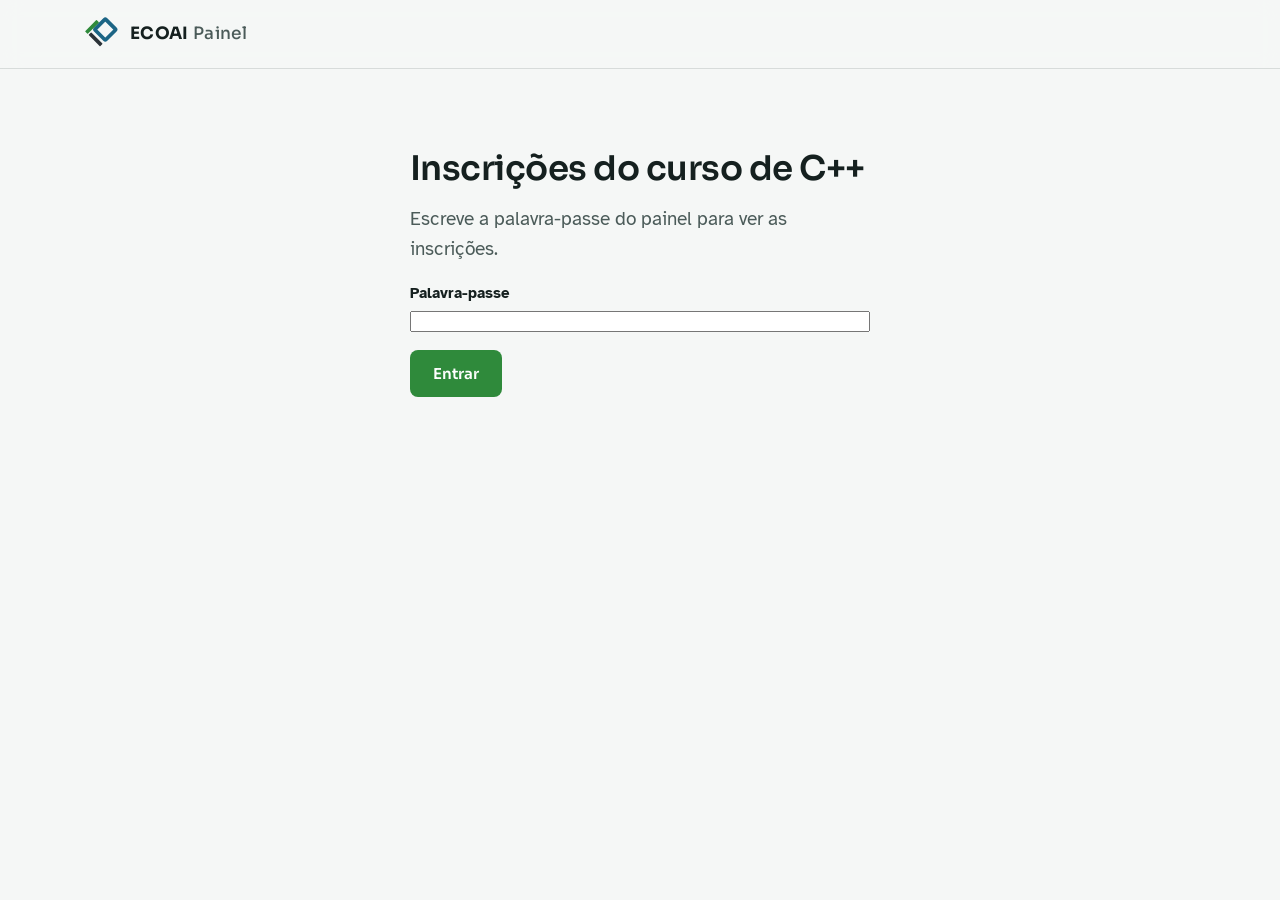
<file: painel.html>
<!DOCTYPE html>
<html lang="pt-MZ">
<head>
<meta charset="UTF-8">
<meta name="viewport" content="width=device-width, initial-scale=1.0, viewport-fit=cover">
<meta name="robots" content="noindex, nofollow">
<title>Painel de Inscrições | ECOAI SOLUTIONS</title>
<meta name="theme-color" content="#0F1E24">
<link rel="icon" href="logo-ecoai.svg" type="image/svg+xml">
<link rel="preconnect" href="https://fonts.googleapis.com">
<link rel="preconnect" href="https://fonts.gstatic.com" crossorigin>
<link href="https://fonts.googleapis.com/css2?family=Sora:wght@500;600;700&family=Atkinson+Hyperlegible:ital,wght@0,400;0,700;1,400&family=JetBrains+Mono:wght@400;500&display=swap" rel="stylesheet">
<link rel="stylesheet" href="styles.css">
</head>
<body class="painel">

<header class="site-header">
  <div class="wrap header-inner">
    <a class="brand" href="index.html" aria-label="ECOAI SOLUTIONS, página inicial">
      <img src="logo-ecoai.svg" alt="" class="brand-mark" width="40" height="40">
      <span class="brand-text">ECOAI <span>Painel</span></span>
    </a>
    <div class="painel-acoes" id="acoesTopo" hidden>
      <button class="btn btn-ghost btn-sm" id="btnAtualizar" type="button">Actualizar</button>
      <button class="btn btn-ghost btn-sm" id="btnSair" type="button">Sair</button>
    </div>
  </div>
</header>

<main class="wrap painel-main">

  <!-- ENTRAR -->
  <section class="entrar" id="vistaEntrar">
    <h1>Inscrições do curso de C++</h1>
    <p class="lede">Escreve a palavra-passe do painel para ver as inscrições.</p>
    <form class="form entrar-form" id="formEntrar" novalidate>
      <div class="field">
        <label for="p-chave">Palavra-passe</label>
        <input id="p-chave" type="password" autocomplete="current-password" required>
      </div>
      <p class="form-error" id="entrarErro" role="alert" hidden></p>
      <button class="btn btn-primary" type="submit" id="btnEntrar">Entrar</button>
    </form>
    <p class="entrar-demo" id="semBase" hidden>
      A base de dados ainda não está ligada ao site.
      <button class="link-btn" type="button" id="btnDemo">Ver o painel com dados de exemplo</button>
    </p>
  </section>

  <!-- PAINEL -->
  <section id="vistaPainel" hidden>
    <div class="aviso-demo" id="avisoDemo" hidden>Dados de exemplo. Não são inscrições reais.</div>

    <div class="painel-head">
      <div>
        <p class="eyebrow">Introdução à Programação com C++ · 1.ª turma</p>
        <h1>Inscrições</h1>
      </div>
      <p class="atualizado" id="atualizado"></p>
    </div>

    <div class="kpis" id="kpis"></div>

    <article class="bloco relatorio">
      <h2>Resumo</h2>
      <div id="relatorio"></div>
    </article>

    <article class="bloco">
      <div class="bloco-head">
        <h2>Inscrições por dia</h2>
        <p class="bloco-sub" id="diasSub"></p>
      </div>
      <div class="dias" id="dias"></div>
    </article>

    <div class="graficos" id="graficos"></div>

    <article class="bloco" id="blocoAng" hidden>
      <div class="bloco-head">
        <h2>Angariadores</h2>
        <p class="bloco-sub">100 MT por cada pessoa indicada que pagou</p>
      </div>
      <p class="ang-resumo" id="angResumo"></p>
      <div class="tabela-wrap">
        <table class="tabela tabela-ang">
          <thead><tr><th>Quem indicou</th><th>Indicados</th><th>Pagaram</th><th>Comissão</th><th>Já enviada</th><th>Por enviar</th><th>Nomes</th><th></th></tr></thead>
          <tbody id="angLinhas"></tbody>
        </table>
      </div>
    </article>

    <article class="bloco envios" id="blocoEnvios">
      <div class="bloco-head">
        <h2>Enviar mensagens</h2>
        <p class="bloco-sub">Escolhe a quem queres escrever. Cada mensagem abre já escrita no WhatsApp: carregas em Enviar, voltas aqui e passas à próxima pessoa.</p>
      </div>
      <div class="field envio-link">
        <label for="linkGrupo">Link de convite do grupo da turma</label>
        <input id="linkGrupo" type="url" inputmode="url" placeholder="https://chat.whatsapp.com/…" autocomplete="off">
        <small>No WhatsApp: abre o grupo → Group info → Invite via link → Copy link. Cola aqui uma vez; fica guardado neste aparelho.</small>
      </div>
      <div class="envio-campanhas" id="campanhas"></div>
      <div class="envio-fila" id="fila" hidden></div>
      <div class="envio-todos">
        <p><b>Enviar a todos de uma vez</b> (lista de transmissão do WhatsApp): guarda os contactos no telemóvel e cola a mensagem geral na lista.</p>
        <div class="envio-todos-acoes">
          <button class="btn btn-ghost btn-sm" id="btnVcf" type="button">Descarregar contactos de quem não pagou</button>
          <button class="btn btn-ghost btn-sm" id="btnCopiarGeral" type="button">Copiar mensagem geral</button>
        </div>
      </div>
    </article>

    <article class="bloco">
      <div class="bloco-head lista-head">
        <h2>Lista de inscritos</h2>
        <div class="lista-acoes">
          <label class="opt-web" for="optWeb"><input type="checkbox" id="optWeb"> Abrir mensagens no WhatsApp Web</label>
          <button class="btn btn-ghost btn-sm" id="btnCsv" type="button">Exportar para Excel (CSV)</button>
        </div>
      </div>
      <div class="filtros">
        <input type="search" id="busca" placeholder="Procurar por nome, telefone ou localidade" aria-label="Procurar">
        <div class="chips-filtro" id="filtroEstado" role="group" aria-label="Filtrar por estado"></div>
      </div>
      <div class="tabela-wrap">
        <table class="tabela">
          <thead>
            <tr>
              <th>Data</th><th>Nome</th><th>Telefone</th><th>Localidade</th>
              <th>Ocupação</th><th>Assiste com</th><th>Horário</th><th>Estado</th>
            </tr>
          </thead>
          <tbody id="linhas"></tbody>
        </table>
      </div>
      <p class="vazio" id="vazio" hidden>Nenhuma inscrição corresponde à procura.</p>
    </article>
  </section>
</main>

<div class="pos-accao" id="posAccao" role="dialog" aria-live="polite" hidden></div>
<div class="toast" id="toast" role="status" hidden></div>

<script src="script.js"></script>
<script src="painel.js"></script>
</body>
</html>
</file>
<file: styles.css>
/* ============================================================
   ECOAI SOLUTIONS — estilos
   Layout: hero escuro com o "primeiro programa" em C++, depois
   faixas claras alternadas; cores tiradas do logótipo
   (verde, azul-petróleo, carvão).
   ============================================================ */
:root {
  --bg: #F5F7F6;
  --surface: #FFFFFF;
  --surface-2: #EAF0EE;
  --ink: #15201F;
  --ink-soft: #4B5B59;
  --line: rgba(21, 32, 31, 0.13);
  --green: #2F8A3B;
  --green-ink: #FFFFFF;
  --blue: #1C6585;
  --night: #0F1E24;
  --night-2: #16303A;
  --on-night: #E7F0EE;
  --on-night-soft: #A9BFBD;
  --code-str: #9FD8A6;
  --code-kw: #7FC4E6;
  --code-num: #F0C674;
  --error: #B42318;

  --f-display: "Sora", "Segoe UI", system-ui, sans-serif;
  --f-body: "Atkinson Hyperlegible", "Segoe UI", system-ui, sans-serif;
  --f-mono: "JetBrains Mono", ui-monospace, "Cascadia Mono", Menlo, monospace;

  --wrap: 1160px;
  --radius: 10px;
  --ease: cubic-bezier(.22,.68,.32,1);
  --header-h: 68px;
}
@media (prefers-color-scheme: dark) {
  :root:not([data-theme="light"]) {
    --bg: #0E1719; --surface: #152226; --surface-2: #1A2B30;
    --ink: #E5EEEC; --ink-soft: #A2B3B0; --line: rgba(229, 238, 236, 0.13);
    --green: #5BBF67; --green-ink: #0B1A0D; --blue: #67B5DA;
    --night: #08121A; --night-2: #11242C; --error: #F97066;
    color-scheme: dark;
  }
}
:root[data-theme="dark"] {
  --bg: #0E1719; --surface: #152226; --surface-2: #1A2B30;
  --ink: #E5EEEC; --ink-soft: #A2B3B0; --line: rgba(229, 238, 236, 0.13);
  --green: #5BBF67; --green-ink: #0B1A0D; --blue: #67B5DA;
  --night: #08121A; --night-2: #11242C; --error: #F97066;
  color-scheme: dark;
}

*, *::before, *::after { box-sizing: border-box; }
[hidden] { display: none !important; }
html { scroll-behavior: smooth; scroll-padding-top: calc(var(--header-h) + 12px); }
@media (prefers-reduced-motion: reduce) {
  html { scroll-behavior: auto; }
  *, *::before, *::after { animation: none !important; transition: none !important; }
}
body {
  margin: 0;
  background: var(--bg);
  color: var(--ink);
  font-family: var(--f-body);
  font-size: 17px;
  line-height: 1.6;
  -webkit-font-smoothing: antialiased;
}
img { max-width: 100%; display: block; }
a { color: var(--blue); }
a:focus-visible, button:focus-visible, summary:focus-visible,
input:focus-visible, select:focus-visible, textarea:focus-visible {
  outline: 3px solid var(--blue);
  outline-offset: 2px;
}

.wrap {
  max-width: var(--wrap);
  margin: 0 auto;
  padding-left: max(20px, env(safe-area-inset-left, 0px));
  padding-right: max(20px, env(safe-area-inset-right, 0px));
}

h1, h2, h3 {
  font-family: var(--f-display);
  font-weight: 600;
  letter-spacing: -0.015em;
  line-height: 1.15;
  margin: 0;
  text-wrap: balance;
}
h2 { font-size: clamp(28px, 3.6vw, 42px); }
h3 { font-size: 19px; }
p { margin: 0; }

.eyebrow {
  font-family: var(--f-mono);
  font-size: 13px;
  font-weight: 500;
  letter-spacing: 0.06em;
  text-transform: uppercase;
  color: var(--blue);
  margin-bottom: 12px;
}
.lede { font-size: 19px; color: var(--ink-soft); max-width: 62ch; }

/* ---------- botões ---------- */
.btn {
  display: inline-flex;
  align-items: center;
  justify-content: center;
  gap: 8px;
  font-family: var(--f-display);
  font-size: 15px;
  font-weight: 600;
  padding: 13px 22px;
  border-radius: 8px;
  border: 1.5px solid transparent;
  text-decoration: none;
  cursor: pointer;
  transition: background .2s var(--ease), border-color .2s var(--ease), transform .2s var(--ease);
}
.btn:active { transform: translateY(1px); }
.btn-primary { background: var(--green); color: var(--green-ink); }
.btn-primary:hover { filter: brightness(1.08); }
.btn-ghost { background: transparent; color: var(--ink); border-color: var(--line); }
.btn-ghost:hover { border-color: var(--ink-soft); }
.btn-sm { padding: 9px 16px; font-size: 14px; }
.btn-block { width: 100%; }
.btn[disabled] { opacity: .6; cursor: wait; }

/* ---------- cabeçalho ---------- */
.site-header {
  position: sticky;
  top: env(safe-area-inset-top, 0px);
  z-index: 50;
  background: color-mix(in srgb, var(--bg) 88%, transparent);
  backdrop-filter: blur(10px);
  border-bottom: 1px solid var(--line);
}
.header-inner {
  height: var(--header-h);
  display: flex;
  align-items: center;
  justify-content: space-between;
  gap: 16px;
}
.brand {
  display: flex;
  align-items: center;
  gap: 10px;
  text-decoration: none;
  color: var(--ink);
}
.brand-mark { width: 40px; height: 40px; }
.brand-text { font-family: var(--f-display); font-weight: 700; font-size: 17px; letter-spacing: 0.02em; }
.brand-text span { font-weight: 500; color: var(--ink-soft); }
.nav { display: flex; align-items: center; gap: 28px; }
.nav a:not(.btn) {
  color: var(--ink-soft);
  text-decoration: none;
  font-size: 15px;
  font-weight: 700;
}
.nav a:not(.btn):hover { color: var(--ink); }
.nav-toggle {
  display: none;
  flex-direction: column;
  gap: 5px;
  background: none;
  border: 0;
  padding: 10px;
  cursor: pointer;
}
.nav-toggle span { width: 22px; height: 2px; background: var(--ink); transition: transform .25s var(--ease), opacity .25s; }
.nav-toggle[aria-expanded="true"] span:nth-child(1) { transform: translateY(7px) rotate(45deg); }
.nav-toggle[aria-expanded="true"] span:nth-child(2) { opacity: 0; }
.nav-toggle[aria-expanded="true"] span:nth-child(3) { transform: translateY(-7px) rotate(-45deg); }

/* ---------- hero ---------- */
.hero {
  background:
    radial-gradient(60% 80% at 85% 10%, var(--night-2) 0%, transparent 70%),
    var(--night);
  color: var(--on-night);
}
.hero-inner {
  display: grid;
  grid-template-columns: 1.05fr 0.95fr;
  gap: 56px;
  align-items: center;
  padding-block: 72px 80px;
}
.hero-copy { min-width: 0; display: flex; flex-direction: column; gap: 22px; }
.pill {
  align-self: flex-start;
  display: inline-flex;
  align-items: center;
  gap: 10px;
  padding: 7px 14px;
  border: 1px solid rgba(231, 240, 238, 0.22);
  border-radius: 999px;
  font-family: var(--f-mono);
  font-size: 13px;
  color: var(--on-night);
}
.pill-dot { width: 8px; height: 8px; border-radius: 50%; background: #5BBF67; animation: pulse 2s ease-in-out infinite; }
@keyframes pulse { 50% { opacity: .35; } }
.hero h1 { font-size: clamp(36px, 5.2vw, 60px); line-height: 1.06; letter-spacing: -0.025em; }
.hero-sub { font-size: 19px; color: var(--on-night-soft); max-width: 52ch; }
.hero-cta { display: flex; flex-wrap: wrap; gap: 12px; margin-top: 6px; }
.hero .btn-primary { background: #5BBF67; color: #0B1A0D; }
.hero .btn-ghost { color: var(--on-night); border-color: rgba(231, 240, 238, 0.3); }
.hero .btn-ghost:hover { border-color: var(--on-night); }

.code-card {
  margin: 0;
  min-width: 0;
  background: #0A161B;
  border: 1px solid rgba(231, 240, 238, 0.12);
  border-radius: 12px;
  overflow: hidden;
  box-shadow: 0 30px 60px rgba(0, 0, 0, 0.35);
}
.code-bar {
  display: flex;
  align-items: center;
  gap: 7px;
  padding: 11px 14px;
  border-bottom: 1px solid rgba(231, 240, 238, 0.08);
}
.code-bar .dot { width: 10px; height: 10px; border-radius: 50%; background: rgba(231, 240, 238, 0.18); }
.code-file { margin-left: 10px; font-family: var(--f-mono); font-size: 12.5px; color: var(--on-night-soft); }
.code {
  margin: 0;
  padding: 20px 22px;
  font-family: var(--f-mono);
  font-size: 14px;
  line-height: 1.7;
  color: #DCE7E5;
  overflow-x: auto;
}
.code code { background: none; padding: 0; font-size: inherit; color: inherit; border-radius: 0; }
.c-pre, .c-kw { color: var(--code-kw); }
.c-str { color: var(--code-str); }
.c-num { color: var(--code-num); }
.c-fn { color: #F2F5F4; font-weight: 500; }
.code-out {
  display: flex;
  flex-direction: column;
  gap: 2px;
  padding: 14px 22px 18px;
  background: #07110F;
  border-top: 1px solid rgba(231, 240, 238, 0.08);
  font-family: var(--f-mono);
  font-size: 13.5px;
  color: var(--on-night-soft);
}
.out-label { font-size: 11px; letter-spacing: .08em; text-transform: uppercase; color: #6E8885; margin-bottom: 4px; }
.out-line b { color: #F0C674; font-weight: 500; }
.caret { display: inline-block; width: 8px; height: 15px; margin-left: 3px; vertical-align: -2px; background: #5BBF67; animation: blink 1.1s steps(1) infinite; }
@keyframes blink { 50% { opacity: 0; } }

/* ---------- secções ---------- */
.section { padding-block: 96px; }
.section-head { display: flex; flex-direction: column; gap: 14px; margin-bottom: 48px; }

/* curso */
.curso-grid {
  display: grid;
  grid-template-columns: 0.9fr 1.1fr;
  gap: 48px;
  align-items: start;
}
.facts {
  margin: 0;
  display: grid;
  grid-template-columns: 1fr 1fr;
  gap: 0;
  border-top: 2px solid var(--ink);
}
.facts > div { padding: 16px 16px 16px 0; border-bottom: 1px solid var(--line); min-width: 0; }
.facts .facts-wide { grid-column: 1 / -1; }
.facts dt {
  font-family: var(--f-mono);
  font-size: 12px;
  letter-spacing: .06em;
  text-transform: uppercase;
  color: var(--ink-soft);
  margin-bottom: 4px;
}
.facts dd { margin: 0; font-family: var(--f-display); font-weight: 600; font-size: 17px; }
.facts small { display: block; font-family: var(--f-body); font-weight: 400; font-size: 14px; color: var(--ink-soft); }

.programa h3 { margin-bottom: 14px; }
.semanas { list-style: none; margin: 0; padding: 0; display: flex; flex-direction: column; }
.semanas li {
  display: grid;
  grid-template-columns: 96px 1fr;
  grid-template-areas: "sem tema" "sem res";
  column-gap: 16px;
  padding: 14px 0;
  border-bottom: 1px solid var(--line);
}
.semanas li:first-child { border-top: 1px solid var(--line); }
.sem { grid-area: sem; font-family: var(--f-mono); font-size: 13px; color: var(--blue); padding-top: 3px; }
.tema { grid-area: tema; font-weight: 700; }
.res { grid-area: res; color: var(--ink-soft); font-size: 15.5px; }
code { font-family: var(--f-mono); font-size: .88em; background: var(--surface-2); padding: 1px 5px; border-radius: 4px; }

.para-quem {
  margin-top: 48px;
  padding: 28px;
  background: var(--surface-2);
  border-radius: var(--radius);
  display: grid;
  grid-template-columns: 200px 1fr;
  gap: 24px;
  align-items: start;
}
.para-quem ul {
  margin: 0;
  padding: 0;
  list-style: none;
  display: grid;
  grid-template-columns: 1fr 1fr;
  gap: 10px 28px;
}
.para-quem li { padding-left: 18px; position: relative; }
.para-quem li::before { content: ""; position: absolute; left: 0; top: .6em; width: 7px; height: 7px; background: var(--green); transform: rotate(45deg); }

/* inscrição */
.inscricao { background: var(--surface); border-block: 1px solid var(--line); }
.inscricao-grid {
  display: grid;
  grid-template-columns: 0.8fr 1.2fr;
  gap: 56px;
  align-items: start;
}
.inscricao-intro { display: flex; flex-direction: column; gap: 16px; position: sticky; top: calc(var(--header-h) + 32px); }
.inscricao-intro > p { color: var(--ink-soft); }
.passos { margin: 8px 0 0; padding: 0; list-style: none; counter-reset: p; display: flex; flex-direction: column; gap: 12px; }
.passos li { counter-increment: p; display: flex; gap: 12px; align-items: baseline; font-weight: 700; }
.passos li::before {
  content: counter(p);
  flex: none;
  width: 26px; height: 26px;
  border-radius: 50%;
  display: inline-grid; place-items: center;
  font-family: var(--f-mono); font-size: 13px;
  background: var(--green); color: var(--green-ink);
}

.form { display: flex; flex-direction: column; gap: 18px; min-width: 0; }
.row-2 { display: grid; grid-template-columns: 1fr 1fr; gap: 18px; }
.field { display: flex; flex-direction: column; gap: 6px; min-width: 0; margin: 0; padding: 0; border: 0; }
.field > label, .field legend { font-weight: 700; font-size: 15px; }
.opt { font-weight: 400; color: var(--ink-soft); }
.form input[type="text"], .form input[type="tel"], .form input[type="email"],
.form input[type="number"], .form select, .form textarea {
  font: inherit;
  font-size: 16px;
  color: var(--ink);
  background: var(--bg);
  border: 1.5px solid var(--line);
  border-radius: 8px;
  padding: 11px 13px;
  width: 100%;
  min-width: 0;
}
.form textarea { resize: vertical; }
.form input:focus, .form select:focus, .form textarea:focus { border-color: var(--blue); outline: none; box-shadow: 0 0 0 3px color-mix(in srgb, var(--blue) 22%, transparent); }
.form .invalid { border-color: var(--error) !important; }
.choice { flex-direction: row; flex-wrap: wrap; gap: 8px 10px; }
.choice legend { width: 100%; margin-bottom: 6px; float: left; }
.choice label {
  display: inline-flex; align-items: center; gap: 8px;
  padding: 9px 14px;
  border: 1.5px solid var(--line);
  border-radius: 8px;
  cursor: pointer;
  font-size: 15.5px;
}
.choice label:has(input:checked) { border-color: var(--green); background: color-mix(in srgb, var(--green) 10%, transparent); }
.choice input { accent-color: var(--green); margin: 0; }
.choice.invalid label { border-color: var(--error); }
.consent { display: flex; gap: 10px; align-items: flex-start; font-size: 15px; color: var(--ink-soft); cursor: pointer; }
.consent input { margin-top: 4px; accent-color: var(--green); width: 18px; height: 18px; flex: none; }
.consent.invalid span { color: var(--error); }
.form-error { color: var(--error); font-weight: 700; font-size: 15px; }
.form-done {
  padding: 22px;
  border-radius: var(--radius);
  border: 1.5px solid var(--green);
  background: color-mix(in srgb, var(--green) 9%, transparent);
  display: flex; flex-direction: column; gap: 10px; align-items: flex-start;
}

/* serviços */
.servicos-grid {
  display: grid;
  grid-template-columns: repeat(4, 1fr);
  gap: 0;
  border-top: 2px solid var(--ink);
}
.servico { padding: 24px 22px 28px 0; display: flex; flex-direction: column; gap: 10px; min-width: 0; }
.servico + .servico { padding-left: 22px; border-left: 1px solid var(--line); }
.servico p { color: var(--ink-soft); font-size: 16px; }
.servicos-cta { margin-top: 36px; font-size: 18px; }
.servicos-cta a { font-weight: 700; }

/* sobre */
.sobre { background: var(--surface-2); }
.sobre-grid { display: grid; grid-template-columns: 1.1fr 0.9fr; gap: 56px; align-items: start; }
.sobre-grid > div:first-child { display: flex; flex-direction: column; gap: 18px; min-width: 0; }
.sobre-grid > div:first-child > p { color: var(--ink-soft); max-width: 60ch; }
.valores { margin: 6px 0 0; padding: 0; list-style: none; display: flex; flex-direction: column; gap: 12px; }
.valores li { color: var(--ink-soft); }
.valores b { color: var(--ink); }
.sobre-side { display: flex; flex-direction: column; gap: 24px; min-width: 0; }
.comunidade { display: flex; flex-direction: column; gap: 8px; }
.comunidade h3 { font-size: 17px; }
.comunidade p, .comunidade li { color: var(--ink-soft); font-size: 15.5px; }
.comunidade ul { margin: 0; padding-left: 20px; }
.comunidade b { color: var(--ink); }

/* contacto */
.contacto-grid { display: grid; grid-template-columns: 0.9fr 1.1fr; gap: 56px; align-items: start; }
.canais { list-style: none; margin: 24px 0 0; padding: 0; display: flex; flex-direction: column; gap: 18px; }
.canais li { display: flex; flex-direction: column; gap: 2px; }
.canal-label { font-family: var(--f-mono); font-size: 12px; text-transform: uppercase; letter-spacing: .06em; color: var(--ink-soft); }
.canais a { font-size: 19px; font-weight: 700; text-decoration: none; overflow-wrap: anywhere; }
.canais a:hover { text-decoration: underline; }
.contacto .form .btn { align-self: flex-start; }


/* para onde vamos */
.futuro { background: var(--surface); border: 1px solid var(--line); border-radius: var(--radius); padding: 22px; display: flex; flex-direction: column; gap: 10px; }
.futuro h3 { font-size: 17px; }
.futuro p { color: var(--ink-soft); font-size: 15.5px; }
.chips { list-style: none; margin: 4px 0 0; padding: 0; display: flex; flex-wrap: wrap; gap: 8px; }
.chips li { font-size: 14px; font-weight: 700; padding: 6px 12px; border-radius: 999px; border: 1px solid var(--line); background: var(--surface-2); }

/* perguntas */
.perguntas-grid { display: grid; grid-template-columns: 0.8fr 1.2fr; gap: 56px; align-items: start; }
.perguntas-grid > div:first-child { display: flex; flex-direction: column; gap: 14px; }
.perguntas-mais { color: var(--ink-soft); }
.perguntas-mais a { font-weight: 700; }
.faq { border-top: 2px solid var(--ink); min-width: 0; }
.faq details { border-bottom: 1px solid var(--line); }
.faq summary {
  list-style: none;
  cursor: pointer;
  padding: 18px 40px 18px 0;
  position: relative;
  font-family: var(--f-display);
  font-weight: 600;
  font-size: 17px;
}
.faq summary::-webkit-details-marker { display: none; }
.faq summary::after {
  content: "+";
  position: absolute; right: 4px; top: 50%; transform: translateY(-50%);
  font-family: var(--f-mono); font-size: 22px; font-weight: 400; color: var(--blue);
  transition: transform .2s var(--ease);
}
.faq details[open] summary::after { transform: translateY(-50%) rotate(45deg); }
.faq details p { padding: 0 40px 18px 0; color: var(--ink-soft); max-width: 62ch; }

/* botão WhatsApp */
.wa-float {
  position: fixed;
  right: calc(20px + env(safe-area-inset-right, 0px));
  bottom: calc(20px + env(safe-area-inset-bottom, 0px));
  z-index: 60;
  display: inline-flex; align-items: center; gap: 8px;
  padding: 12px 18px;
  border-radius: 999px;
  background: #1F8F4E; color: #FFFFFF;
  font-family: var(--f-display); font-weight: 600; font-size: 15px;
  text-decoration: none;
  box-shadow: 0 10px 28px rgba(0, 0, 0, 0.22);
  transition: transform .2s var(--ease);
}
.wa-float:hover { transform: translateY(-2px); }

/* rodapé */
.site-footer { background: var(--night); color: var(--on-night-soft); font-size: 15px; }
.footer-grid { display: grid; grid-template-columns: 1.4fr 1fr 1fr; gap: 32px; padding-block: 48px 32px; }
.footer-brand { display: flex; flex-direction: column; gap: 12px; max-width: 34ch; }
.footer-logo { display: flex; align-items: center; gap: 10px; font-family: var(--f-display); font-weight: 600; font-size: 17px; color: var(--on-night); }
.footer-logo img { background: #F5F7F6; border-radius: 6px; padding: 2px; }
.footer-col { display: flex; flex-direction: column; gap: 8px; min-width: 0; }
.footer-h { font-family: var(--f-mono); font-size: 12px; letter-spacing: .06em; text-transform: uppercase; color: var(--on-night); margin-bottom: 4px; }
.footer-col a { color: var(--on-night-soft); text-decoration: none; overflow-wrap: anywhere; }
.footer-col a:hover { color: var(--on-night); text-decoration: underline; }
.footer-base { border-top: 1px solid rgba(231, 240, 238, 0.1); padding-block: 18px 24px; font-size: 13.5px; }

/* ---------- responsivo ---------- */
@media (max-width: 960px) {
  .hero-inner, .curso-grid, .inscricao-grid, .sobre-grid, .contacto-grid, .perguntas-grid { grid-template-columns: 1fr; gap: 40px; }
  .inscricao-intro { position: static; }
  .servicos-grid { grid-template-columns: 1fr 1fr; }
  .servico:nth-child(3) { padding-left: 0; border-left: 0; }
  .servico:nth-child(n+3) { border-top: 1px solid var(--line); }
  .para-quem { grid-template-columns: 1fr; }
}
@media (max-width: 720px) {
  .nav {
    display: none;
    position: absolute;
    top: var(--header-h);
    left: 0; right: 0;
    flex-direction: column;
    align-items: stretch;
    gap: 4px;
    padding: 12px max(20px, env(safe-area-inset-right, 0px)) 20px max(20px, env(safe-area-inset-left, 0px));
    background: var(--bg);
    border-bottom: 1px solid var(--line);
  }
  .nav a:not(.btn) { padding: 10px 0; font-size: 17px; }
  .nav .btn { margin-top: 8px; }
  body.nav-open .nav { display: flex; }
  .nav-toggle { display: flex; }
  .section { padding-block: 64px; }
  .hero-inner { padding-block: 48px 56px; }
  .row-2, .para-quem ul, .facts { grid-template-columns: 1fr; }
  .servicos-grid { grid-template-columns: 1fr; }
  .servico, .servico + .servico { padding: 20px 0; border-left: 0; }
  .servico + .servico { border-top: 1px solid var(--line); }
  .perguntas-grid, .footer-grid { grid-template-columns: 1fr; }
  .wa-float span { display: none; }
  .wa-float { padding: 14px; }
  .footer-base { padding-bottom: 88px; }
  .semanas li { grid-template-columns: 1fr; grid-template-areas: "sem" "tema" "res"; }
  .code { font-size: 12.5px; padding: 16px; }
  .code-out { padding: 12px 16px 16px; font-size: 12.5px; }
}

/* ---------- página de inscrição ---------- */
.hp { position: absolute !important; left: -9999px !important; width: 1px; height: 1px; opacity: 0; }
.partilha { font-size: 15px; color: var(--ink-soft); padding-top: 8px; border-top: 1px solid var(--line); }
.partilha a { font-weight: 700; overflow-wrap: anywhere; }
.voltar { font-weight: 700; font-size: 15px; text-decoration: none; }
.voltar:hover { text-decoration: underline; }
.insc-hero { background: radial-gradient(60% 80% at 85% 10%, var(--night-2) 0%, transparent 70%), var(--night); color: var(--on-night); }
.insc-hero-inner { padding-block: 44px 48px; display: flex; flex-direction: column; gap: 18px; }
.insc-hero h1 { font-size: clamp(30px, 4.4vw, 46px); letter-spacing: -0.02em; }
.insc-resumo { list-style: none; margin: 6px 0 0; padding: 0; display: grid; grid-template-columns: repeat(5, minmax(0, 1fr)); gap: 0; border-top: 1px solid rgba(231, 240, 238, 0.18); }
.insc-resumo li { display: flex; flex-direction: column; gap: 2px; padding: 14px 16px 0 0; }
.insc-resumo span { font-family: var(--f-mono); font-size: 12px; letter-spacing: .06em; text-transform: uppercase; color: var(--on-night-soft); }
.insc-resumo b { font-family: var(--f-display); font-weight: 600; font-size: 16px; }
.insc-form-wrap { padding-block: 56px 80px; border-top: 0; }
.insc-narrow { max-width: 720px; display: flex; flex-direction: column; gap: 14px; }
.insc-nota { color: var(--ink-soft); margin-bottom: 12px; }
@media (max-width: 720px) {
  .insc-resumo { grid-template-columns: 1fr 1fr; row-gap: 4px; }
  .insc-hero-inner { padding-block: 32px 36px; }
  .insc-form-wrap { padding-block: 36px 64px; }
  .voltar { font-size: 14px; }
}
.brand-text { white-space: nowrap; }
.voltar { white-space: nowrap; }
.footer-base a { color: var(--on-night); }
@media (max-width: 380px) { .pagina-inscricao .brand-text span { display: none; } }

/* ---------- painel de inscrições ---------- */
.painel-main { padding-block: 32px 64px; }
.painel-acoes { display: flex; gap: 8px; }
.entrar { max-width: 460px; margin: 48px auto 0; display: flex; flex-direction: column; gap: 16px; }
.entrar h1 { font-size: clamp(26px, 4vw, 34px); }
.entrar-form .btn { align-self: flex-start; }
.entrar-demo { color: var(--ink-soft); font-size: 15px; }
.link-btn { background: none; border: 0; padding: 0; font: inherit; font-weight: 700; color: var(--blue); text-decoration: underline; cursor: pointer; }
.aviso-demo { background: color-mix(in srgb, var(--code-num) 22%, var(--surface)); border: 1px solid color-mix(in srgb, var(--code-num) 60%, transparent); border-radius: 8px; padding: 10px 14px; font-weight: 700; margin-bottom: 20px; }
.painel-head { display: flex; flex-wrap: wrap; align-items: flex-end; justify-content: space-between; gap: 8px 24px; margin-bottom: 20px; }
.painel-head h1 { font-size: clamp(28px, 4vw, 38px); }
.atualizado { color: var(--ink-soft); font-size: 14px; font-family: var(--f-mono); }

.kpis { display: grid; grid-template-columns: repeat(5, minmax(0, 1fr)); gap: 12px; margin-bottom: 16px; }
.kpi { background: var(--surface); border: 1px solid var(--line); border-radius: var(--radius); padding: 16px; display: flex; flex-direction: column; gap: 4px; min-width: 0; }
.kpi-t { font-family: var(--f-mono); font-size: 12px; letter-spacing: .05em; text-transform: uppercase; color: var(--ink-soft); }
.kpi-v { font-family: var(--f-display); font-size: 28px; font-weight: 600; font-variant-numeric: tabular-nums; line-height: 1.15; }
.kpi-s { font-size: 13.5px; color: var(--ink-soft); }

.bloco { background: var(--surface); border: 1px solid var(--line); border-radius: var(--radius); padding: 20px; margin-bottom: 16px; min-width: 0; }
.bloco h2 { font-size: 18px; margin-bottom: 12px; }
.bloco-head { display: flex; flex-wrap: wrap; align-items: baseline; justify-content: space-between; gap: 6px 16px; margin-bottom: 12px; }
.bloco-head h2 { margin: 0; }
.bloco-sub { color: var(--ink-soft); font-size: 14px; }
.relatorio-lista { margin: 0; padding-left: 20px; display: flex; flex-direction: column; gap: 8px; }
.relatorio-lista b { color: var(--ink); }
.relatorio-lista li { color: var(--ink-soft); max-width: 80ch; }

.graficos { display: grid; grid-template-columns: repeat(2, minmax(0, 1fr)); gap: 0 16px; }
.barras { list-style: none; margin: 0; padding: 0; display: flex; flex-direction: column; gap: 10px; }
.barras li { display: grid; grid-template-columns: minmax(0, 11rem) 1fr 4.2rem; align-items: center; gap: 10px; font-size: 14.5px; }
.b-nome { overflow: hidden; text-overflow: ellipsis; white-space: nowrap; }
.b-trilho { height: 12px; background: var(--surface-2); border-radius: 4px; overflow: hidden; }
.b-barra { display: block; height: 100%; background: var(--blue); border-radius: 0 4px 4px 0; }
.b-val { text-align: right; font-variant-numeric: tabular-nums; font-weight: 700; }
.b-val small { font-weight: 400; color: var(--ink-soft); margin-left: 2px; }
.b-vazio { color: var(--ink-soft); display: block !important; }

.dias { overflow-x: auto; }
.dias-grade { display: grid; grid-template-columns: repeat(var(--n), minmax(22px, 1fr)); gap: 2px; height: 180px; align-items: end; min-width: calc(var(--n) * 24px); }
.dia { height: 100%; display: grid; grid-template-rows: 18px 1fr 20px; align-items: end; justify-items: center; }
.dia-n { font-size: 12px; font-weight: 700; font-variant-numeric: tabular-nums; align-self: end; }
.dia-barra { width: 70%; max-width: 28px; background: var(--blue); border-radius: 4px 4px 0 0; align-self: end; }
.dia-d { font-family: var(--f-mono); font-size: 11px; color: var(--ink-soft); border-top: 1px solid var(--line); width: 100%; text-align: center; padding-top: 4px; }

.lista-head { margin-bottom: 14px; }
.filtros { display: flex; flex-wrap: wrap; gap: 10px; align-items: center; margin-bottom: 12px; }
.filtros input[type="search"] { font: inherit; font-size: 16px; color: var(--ink); background: var(--bg); border: 1.5px solid var(--line); border-radius: 8px; padding: 9px 12px; flex: 1 1 260px; min-width: 0; }
.chips-filtro { display: flex; flex-wrap: wrap; gap: 6px; }
.chip-f { font: inherit; font-size: 14px; font-weight: 700; padding: 7px 12px; border-radius: 999px; border: 1.5px solid var(--line); background: var(--surface); color: var(--ink); cursor: pointer; }
.chip-f span { font-weight: 400; color: var(--ink-soft); margin-left: 4px; font-variant-numeric: tabular-nums; }
.chip-f.ativo { border-color: var(--blue); background: color-mix(in srgb, var(--blue) 12%, transparent); }
.tabela-wrap { overflow-x: auto; border: 1px solid var(--line); border-radius: 8px; }
.tabela { width: 100%; border-collapse: collapse; font-size: 14.5px; min-width: 860px; }
.tabela th { text-align: left; font-family: var(--f-mono); font-size: 12px; font-weight: 500; letter-spacing: .04em; text-transform: uppercase; color: var(--ink-soft); padding: 10px 12px; background: var(--surface-2); position: sticky; top: 0; }
.tabela td { padding: 10px 12px; border-top: 1px solid var(--line); vertical-align: top; }
.tabela small { color: var(--ink-soft); }
.t-data { font-family: var(--f-mono); font-size: 13px; white-space: nowrap; color: var(--ink-soft); }
.t-tel { white-space: nowrap; font-variant-numeric: tabular-nums; }
.wa-mini { font-size: 13px; font-weight: 700; color: var(--green); }
.estado { font: inherit; font-size: 14px; font-weight: 700; padding: 6px 8px; border-radius: 6px; border: 1.5px solid var(--line); background: var(--bg); color: var(--ink); }
.estado-0 { border-color: color-mix(in srgb, var(--code-num) 80%, var(--line)); }
.estado-1, .estado-2 { border-color: var(--green); }
.estado-3 { color: var(--ink-soft); }
.vazio { color: var(--ink-soft); padding: 12px 0; }
.toast { position: fixed; left: 50%; transform: translateX(-50%); bottom: calc(24px + env(safe-area-inset-bottom, 0px)); background: var(--night); color: var(--on-night); padding: 10px 16px; border-radius: 8px; font-weight: 700; font-size: 15px; z-index: 70; box-shadow: 0 10px 28px rgba(0,0,0,.25); }

@media (max-width: 960px) {
  .kpis { grid-template-columns: repeat(3, minmax(0, 1fr)); }
  .graficos { grid-template-columns: 1fr; }
}
@media (max-width: 560px) {
  .kpis { grid-template-columns: 1fr 1fr; }
  .kpi-v { font-size: 23px; }
  .barras li { grid-template-columns: minmax(0, 8rem) 1fr 3.8rem; font-size: 14px; }
  .painel .brand-text span { display: none; }
}

/* ---------- como pagar ---------- */
.pagamento .contas { display: grid; grid-template-columns: repeat(auto-fill, minmax(min(100%, 300px), 1fr)); gap: 14px; }
.conta { background: var(--surface); border: 1px solid var(--line); border-radius: var(--radius); padding: 18px 18px 14px; display: flex; flex-direction: column; gap: 10px; min-width: 0; }
.conta-head { display: flex; align-items: baseline; justify-content: space-between; gap: 8px; }
.conta-head h3 { font-size: 19px; }
.conta-head span { font-family: var(--f-mono); font-size: 12px; text-transform: uppercase; letter-spacing: .05em; color: var(--ink-soft); }
.conta-linha { display: grid; grid-template-columns: 52px minmax(0, 1fr) auto; align-items: center; gap: 10px; padding-top: 10px; border-top: 1px solid var(--line); }
.conta-k { font-family: var(--f-mono); font-size: 12px; text-transform: uppercase; color: var(--ink-soft); }
.conta-v { font-family: var(--f-mono); font-size: 15.5px; font-weight: 500; font-variant-numeric: tabular-nums; overflow-wrap: anywhere; user-select: all; }
.copiar { font: inherit; font-size: 13px; font-weight: 700; color: var(--blue); background: none; border: 1.5px solid var(--line); border-radius: 6px; padding: 6px 10px; cursor: pointer; min-height: 36px; }
.copiar:hover { border-color: var(--blue); }
.conta-tit { font-size: 14px; color: var(--ink-soft); margin-top: 2px; }
.comprovativo { margin-top: 22px; display: flex; flex-wrap: wrap; align-items: center; gap: 14px 24px; }
.comprovativo p { max-width: 62ch; color: var(--ink-soft); }
.comprovativo b { color: var(--ink); }
.insc-pag { margin-top: 40px; padding-top: 32px; border-top: 1px solid var(--line); display: flex; flex-direction: column; gap: 12px; }
.insc-pag h2 { font-size: 26px; }

/* ---------- pagamento passo a passo ---------- */
.pag { display: flex; flex-direction: column; gap: 18px; max-width: 920px; }
.pag-valor { display: flex; flex-wrap: wrap; align-items: center; justify-content: space-between; gap: 12px 28px; background: var(--night); color: var(--on-night); border-radius: 14px; padding: 22px 26px; }
.pag-valor-k { display: block; font-family: var(--f-mono); font-size: 12.5px; letter-spacing: .06em; text-transform: uppercase; color: var(--on-night-soft); }
.pag-valor b { font-family: var(--f-display); font-size: 40px; font-weight: 700; line-height: 1.1; }
.pag-valor p { color: var(--on-night-soft); max-width: 40ch; font-size: 16px; }
.pag-passo { display: flex; align-items: center; gap: 12px; font-size: 19px; margin-top: 14px; }
.pag-passo span { flex: none; width: 30px; height: 30px; border-radius: 50%; display: grid; place-items: center; background: var(--green); color: var(--green-ink); font-family: var(--f-mono); font-size: 14px; }
.pag-ops { display: grid; grid-template-columns: repeat(5, minmax(0, 1fr)); gap: 10px; }
.pag-op {
  font: inherit; color: var(--ink); text-align: left; cursor: pointer;
  display: flex; flex-direction: column; align-items: flex-start; gap: 4px;
  padding: 16px 14px 14px; min-height: 96px;
  background: var(--surface); border: 2px solid var(--line); border-radius: 12px;
  position: relative; transition: border-color .15s, background .15s, transform .15s;
}
.pag-op:hover { border-color: color-mix(in srgb, var(--c) 55%, var(--line)); transform: translateY(-1px); }
.pag-op b { font-family: var(--f-display); font-size: 17px; font-weight: 600; }
.pag-op small { font-size: 13px; color: var(--ink-soft); }
.pag-cor { width: 26px; height: 6px; border-radius: 3px; background: var(--c); margin-bottom: 8px; }
.pag-op[aria-selected="true"] { border-color: var(--c); background: color-mix(in srgb, var(--c) 8%, var(--surface)); }
.pag-op[aria-selected="true"]::after { content: "✓"; position: absolute; top: 10px; right: 12px; width: 22px; height: 22px; border-radius: 50%; background: var(--c); color: #fff; font-size: 13px; display: grid; place-items: center; font-weight: 700; }
.pag-det { display: grid; grid-template-columns: minmax(0, 1fr) minmax(0, 1fr); gap: 18px; align-items: start; }
.pag-dados { background: var(--surface); border: 2px solid var(--c); border-radius: 14px; padding: 18px 20px 12px; display: flex; flex-direction: column; min-width: 0; }
.pag-dados-head { display: flex; align-items: center; gap: 10px; padding-bottom: 10px; }
.pag-dados-head .pag-cor { margin: 0; }
.pag-dados-head b { font-family: var(--f-display); font-size: 20px; font-weight: 600; }
.pag-linha { display: grid; grid-template-columns: 60px minmax(0, 1fr) auto; align-items: center; gap: 10px; padding: 11px 0; border-top: 1px solid var(--line); }
.pag-k { font-family: var(--f-mono); font-size: 12px; text-transform: uppercase; color: var(--ink-soft); }
.pag-v { font-family: var(--f-mono); font-size: 18px; font-weight: 500; font-variant-numeric: tabular-nums; overflow-wrap: anywhere; user-select: all; }
.pag-tit { font-family: var(--f-body); font-size: 16px; font-weight: 700; user-select: text; }
.pag-como { margin: 0; padding: 18px 20px 18px 40px; background: var(--surface-2); border-radius: 14px; display: flex; flex-direction: column; gap: 10px; font-size: 16px; color: var(--ink-soft); min-width: 0; }
.pag-como b { color: var(--ink); }
.pag .comprovativo { margin-top: 0; background: color-mix(in srgb, var(--green) 9%, var(--surface)); border: 1.5px solid color-mix(in srgb, var(--green) 45%, transparent); border-radius: 14px; padding: 18px 20px; }
@media (max-width: 860px) {
  .pag-ops { grid-template-columns: repeat(3, minmax(0, 1fr)); }
  .pag-det { grid-template-columns: 1fr; }
}
@media (max-width: 520px) {
  .pag-ops { grid-template-columns: repeat(6, minmax(0, 1fr)); gap: 8px; }
  .pag-op { grid-column: span 2; padding: 12px 10px 10px; min-height: 84px; }
  .pag-op:nth-child(-n+2) { grid-column: span 3; }
  .pag-op b { font-size: 15px; }
  .pag-op[aria-selected="true"]::after { top: 8px; right: 8px; width: 18px; height: 18px; font-size: 11px; }
  .pag-valor b { font-size: 34px; }
  .pag-v { font-size: 16px; }
}
.pag-logo { width: 44px; height: 44px; border-radius: 22%; object-fit: cover; margin-bottom: 6px; display: block; }
.pag-logo.redondo { border-radius: 50%; }
.pag-dados-head .pag-logo { width: 36px; height: 36px; margin: 0; }
@media (max-width: 520px) { .pag-op .pag-logo { width: 36px; height: 36px; } }

/* ---------- assistente (chatbot) ---------- */
.sr-only { position: absolute !important; width: 1px; height: 1px; padding: 0; margin: -1px; overflow: hidden; clip: rect(0 0 0 0); white-space: nowrap; border: 0; }
.tem-chat .wa-float { bottom: calc(92px + env(safe-area-inset-bottom, 0px)); }
.chat-aberto .wa-float { display: none; }
.chat-lancar {
  position: fixed; z-index: 65;
  right: calc(20px + env(safe-area-inset-right, 0px)); bottom: calc(20px + env(safe-area-inset-bottom, 0px));
  display: inline-flex; align-items: center; gap: 8px;
  padding: 14px 20px; border: 0; border-radius: 999px; cursor: pointer;
  background: var(--blue); color: #FFFFFF; font: inherit; font-family: var(--f-display); font-weight: 600; font-size: 15px;
  box-shadow: 0 10px 28px rgba(0, 0, 0, .25); transition: transform .2s var(--ease);
}
.chat-lancar:hover { transform: translateY(-2px); }
.chat-aberto .chat-lancar { display: none; }
.chat-janela {
  position: fixed; z-index: 70;
  right: calc(20px + env(safe-area-inset-right, 0px)); bottom: calc(20px + env(safe-area-inset-bottom, 0px));
  width: min(380px, calc(100vw - 32px)); height: min(600px, calc(100dvh - 40px));
  display: flex; flex-direction: column; overflow: hidden;
  background: var(--surface); color: var(--ink); border: 1px solid var(--line); border-radius: 18px;
  box-shadow: 0 24px 60px rgba(0, 0, 0, .28);
}
.chat-topo { display: flex; align-items: center; gap: 12px; padding: 14px 14px 14px 16px; background: var(--night); color: var(--on-night); }
.chat-topo img { background: #F5F7F6; border-radius: 8px; padding: 3px; }
.chat-topo div { display: flex; flex-direction: column; flex: 1; min-width: 0; }
.chat-topo b { font-family: var(--f-display); font-size: 16px; }
.chat-topo span { font-size: 13px; color: var(--on-night-soft); display: flex; align-items: center; gap: 6px; }
.chat-topo span::before { content: ""; width: 7px; height: 7px; border-radius: 50%; background: #5BBF67; }
.chat-fechar { background: none; border: 0; color: var(--on-night); cursor: pointer; padding: 8px; border-radius: 8px; display: grid; place-items: center; }
.chat-fechar:hover { background: rgba(255, 255, 255, .1); }
.chat-msgs { flex: 1; overflow-y: auto; padding: 16px; display: flex; flex-direction: column; gap: 10px; background: var(--bg); }
.chat-msg { display: flex; flex-direction: column; gap: 6px; max-width: 88%; }
.chat-msg.eu { align-self: flex-end; align-items: flex-end; }
.chat-bolha { padding: 10px 13px; border-radius: 14px; font-size: 15px; line-height: 1.5; overflow-wrap: anywhere; }
.bot .chat-bolha { background: var(--surface); border: 1px solid var(--line); border-bottom-left-radius: 4px; }
.eu .chat-bolha { background: var(--blue); color: #FFFFFF; border-bottom-right-radius: 4px; }
.chat-acoes { display: flex; flex-wrap: wrap; gap: 6px; }
.chat-acao { font-size: 14px; font-weight: 700; text-decoration: none; padding: 8px 12px; border-radius: 999px; border: 1.5px solid var(--blue); color: var(--blue); background: var(--surface); }
.chat-acao.wa { border-color: var(--green); color: var(--green); }
.chat-acao:hover { background: color-mix(in srgb, var(--blue) 10%, var(--surface)); }
.escrever .chat-bolha { display: flex; gap: 4px; padding: 14px; }
.escrever span { width: 7px; height: 7px; border-radius: 50%; background: var(--ink-soft); animation: pontos 1s infinite; }
.escrever span:nth-child(2) { animation-delay: .15s; } .escrever span:nth-child(3) { animation-delay: .3s; }
@keyframes pontos { 50% { opacity: .25; transform: translateY(-2px); } }
.chat-sug { display: flex; gap: 6px; overflow-x: auto; padding: 10px 12px 2px; background: var(--surface); border-top: 1px solid var(--line); }
.chat-sug:empty { display: none; }
.chat-chip { flex: none; font: inherit; font-size: 13.5px; font-weight: 700; padding: 7px 12px; border-radius: 999px; border: 1.5px solid var(--line); background: var(--bg); color: var(--ink); cursor: pointer; }
.chat-chip:hover { border-color: var(--blue); }
.chat-form { display: flex; gap: 8px; padding: 10px 12px 12px; background: var(--surface); }
.chat-form input { flex: 1; min-width: 0; font: inherit; font-size: 16px; color: var(--ink); background: var(--bg); border: 1.5px solid var(--line); border-radius: 999px; padding: 10px 14px; }
.chat-form input:focus { outline: none; border-color: var(--blue); }
.chat-form button { flex: none; width: 44px; height: 44px; border-radius: 50%; border: 0; background: var(--green); color: var(--green-ink); cursor: pointer; display: grid; place-items: center; }
@media (max-width: 720px) {
  .chat-lancar span { display: none; }
  .chat-lancar { padding: 15px; }
  .tem-chat .wa-float { bottom: calc(88px + env(safe-area-inset-bottom, 0px)); }
}
@media (max-width: 480px) {
  .chat-janela { right: 0; bottom: 0; width: 100vw; height: 100dvh; border-radius: 0; border: 0; padding-bottom: env(safe-area-inset-bottom, 0px); }
}

/* ============================================================
   SITE DA EMPRESA (página inicial)
   ============================================================ */
.aviso-curso {
  display: flex; align-items: center; justify-content: center; gap: 10px 14px; flex-wrap: wrap;
  padding: 9px max(16px, env(safe-area-inset-right, 0px)) 9px max(16px, env(safe-area-inset-left, 0px));
  background: var(--green); color: var(--green-ink); text-decoration: none; font-size: 14.5px;
}
.aviso-tag { font-family: var(--f-mono); font-size: 11.5px; font-weight: 700; letter-spacing: .08em; text-transform: uppercase; background: rgba(0,0,0,.18); padding: 3px 8px; border-radius: 4px; }
.aviso-txt { font-weight: 700; }
.aviso-cta { text-decoration: underline; text-underline-offset: 3px; font-weight: 700; }
.aviso-curso:hover .aviso-cta { text-decoration-thickness: 2px; }

/* hero */
.h2-hero {
  color: var(--on-night);
  background:
    linear-gradient(rgba(103, 181, 218, .07) 1px, transparent 1px) 0 0 / 44px 44px,
    linear-gradient(90deg, rgba(103, 181, 218, .07) 1px, transparent 1px) 0 0 / 44px 44px,
    radial-gradient(70% 90% at 90% 0%, #163A48 0%, transparent 60%),
    #0B1D26;
}
.h2-hero-inner { display: grid; grid-template-columns: 1.05fr .95fr; gap: 56px; align-items: center; padding-block: 88px 96px; }
.h2-copy { display: flex; flex-direction: column; gap: 22px; min-width: 0; }
.h2-kicker { display: inline-flex; align-items: center; gap: 10px; font-family: var(--f-mono); font-size: 13px; letter-spacing: .05em; color: #9FD2E8; }
.h2-kicker span { width: 22px; height: 2px; background: #5BBF67; }
.h2-hero h1 { font-size: clamp(36px, 5vw, 58px); line-height: 1.06; letter-spacing: -0.03em; font-weight: 700; }
.h2-sub { font-size: 19px; color: var(--on-night-soft); max-width: 54ch; }
.h2-hero .btn-primary { background: #5BBF67; color: #0B1A0D; }
.h2-hero .btn-ghost { color: var(--on-night); border-color: rgba(231,240,238,.3); }
.h2-hero .btn-ghost:hover { border-color: var(--on-night); }
.h2-pontos { list-style: none; margin: 8px 0 0; padding: 0; display: flex; flex-wrap: wrap; gap: 8px 22px; font-size: 15px; color: var(--on-night-soft); }
.h2-pontos li { display: flex; align-items: center; gap: 8px; }
.h2-pontos li::before { content: ""; width: 7px; height: 7px; background: #5BBF67; transform: rotate(45deg); flex: none; }

.term { margin: 0; min-width: 0; border-radius: 12px; overflow: hidden; background: #07141A; border: 1px solid rgba(159, 210, 232, .18); box-shadow: 0 30px 70px rgba(0,0,0,.4); }
.term-bar { display: flex; align-items: center; gap: 7px; padding: 11px 14px; background: #0C1E26; border-bottom: 1px solid rgba(159, 210, 232, .12); }
.term-bar span { width: 10px; height: 10px; border-radius: 50%; background: rgba(231,240,238,.2); }
.term-bar b { margin-left: 10px; font-family: var(--f-mono); font-weight: 400; font-size: 12.5px; color: #7E9894; }
.term-body { margin: 0; padding: 22px 24px 26px; font-family: var(--f-mono); font-size: 14.5px; line-height: 1.8; color: #DCE7E5; overflow-x: auto; }
.t-p { color: #67B5DA; }
.t-ok { color: #5BBF67; }
.t-k { color: #8FA8A4; }
.t-caret { display: inline-block; width: 8px; height: 16px; margin-left: 6px; vertical-align: -3px; background: #5BBF67; animation: blink 1.1s steps(1) infinite; }

/* serviços */
.s2-head { display: grid; grid-template-columns: 1fr 1fr; gap: 16px 48px; align-items: end; margin-bottom: 44px; }
.s2-head h2 { max-width: 18ch; }
.s2-grid { display: grid; grid-template-columns: repeat(3, minmax(0, 1fr)); gap: 16px; }
.s2-card { background: var(--surface); border: 1px solid var(--line); border-radius: 14px; padding: 26px 24px 22px; display: flex; flex-direction: column; gap: 10px; min-width: 0; transition: border-color .2s, transform .2s var(--ease); }
.s2-card:hover { border-color: color-mix(in srgb, var(--blue) 45%, var(--line)); transform: translateY(-2px); }
.s2-ico { width: 40px; height: 40px; padding: 8px; border-radius: 10px; background: color-mix(in srgb, var(--blue) 12%, transparent); stroke: var(--blue); fill: none; stroke-width: 1.8; stroke-linecap: round; stroke-linejoin: round; margin-bottom: 6px; box-sizing: border-box; }
.s2-card h3 { font-size: 19px; }
.s2-card p { color: var(--ink-soft); font-size: 16px; flex: 1; }
.s2-para { font-family: var(--f-mono); font-size: 12px; color: var(--ink-soft); letter-spacing: .02em; padding-top: 12px; border-top: 1px dashed var(--line); }
.s2-card-dest { background: var(--night); border-color: var(--night); color: var(--on-night); }
.s2-card-dest p { color: var(--on-night-soft); }
.s2-card-dest .s2-ico { stroke: #5BBF67; background: rgba(91,191,103,.14); }
.s2-link { color: #7FD38B; font-weight: 700; text-decoration: none; padding-top: 12px; border-top: 1px dashed rgba(231,240,238,.2); }
.s2-link:hover { text-decoration: underline; }

/* processo */
.p2 { background: var(--surface); border-block: 1px solid var(--line); }
.p2 h2 { margin-bottom: 40px; }
.p2-passos { list-style: none; margin: 0; padding: 0; display: grid; grid-template-columns: repeat(4, minmax(0, 1fr)); gap: 0; counter-reset: none; }
.p2-passos li { padding: 0 24px 0 0; display: flex; flex-direction: column; gap: 8px; position: relative; }
.p2-passos li + li { padding-left: 24px; border-left: 1px solid var(--line); }
.p2-n { font-family: var(--f-mono); font-size: 13px; font-weight: 700; color: var(--green); }
.p2-passos h3 { font-size: 19px; }
.p2-passos p { color: var(--ink-soft); font-size: 16px; }

/* formação */
.f2-grid { display: grid; grid-template-columns: .9fr 1.1fr; gap: 56px; align-items: center; }
.f2-intro { display: flex; flex-direction: column; gap: 16px; min-width: 0; }
.f2-lista { list-style: none; margin: 6px 0 0; padding: 0; display: flex; flex-direction: column; gap: 10px; }
.f2-lista li { padding-left: 22px; position: relative; color: var(--ink-soft); }
.f2-lista li::before { content: ""; position: absolute; left: 0; top: .55em; width: 8px; height: 8px; background: var(--green); transform: rotate(45deg); }
.f2-curso { background: var(--night); color: var(--on-night); border-radius: 18px; padding: 30px; display: flex; flex-direction: column; gap: 16px; min-width: 0; position: relative; overflow: hidden; }
.f2-curso::after { content: "{ C++ }"; position: absolute; right: -10px; bottom: -22px; font-family: var(--f-mono); font-weight: 700; font-size: 110px; color: rgba(103,181,218,.07); pointer-events: none; white-space: nowrap; }
.f2-curso-top { display: flex; flex-wrap: wrap; justify-content: space-between; gap: 8px; align-items: center; }
.f2-badge { display: inline-flex; align-items: center; gap: 8px; font-size: 13.5px; font-weight: 700; padding: 6px 12px; border: 1px solid rgba(91,191,103,.6); border-radius: 999px; color: #7FD38B; }
.f2-badge span { width: 8px; height: 8px; border-radius: 50%; background: #5BBF67; animation: pulse 2s ease-in-out infinite; }
.f2-turma { font-family: var(--f-mono); font-size: 12.5px; color: var(--on-night-soft); }
.f2-curso h3 { font-size: clamp(24px, 2.6vw, 30px); letter-spacing: -0.02em; }
.f2-curso > p { color: var(--on-night-soft); }
.f2-factos { margin: 4px 0 0; display: grid; grid-template-columns: repeat(4, minmax(0, 1fr)); border-top: 1px solid rgba(231,240,238,.14); }
.f2-factos div { padding: 14px 10px 0 0; }
.f2-factos dt { font-family: var(--f-mono); font-size: 11.5px; letter-spacing: .06em; text-transform: uppercase; color: var(--on-night-soft); }
.f2-factos dd { margin: 4px 0 0; font-family: var(--f-display); font-weight: 600; font-size: 17px; }
.f2-acoes { display: flex; flex-wrap: wrap; align-items: center; gap: 12px 20px; margin-top: 8px; position: relative; z-index: 1; }
.f2-curso .btn-primary { background: #5BBF67; color: #0B1A0D; }
.f2-prog { color: var(--on-night); font-weight: 700; }

/* tecnologias */
.t2 { background: var(--night); color: var(--on-night); }
.t2-inner { padding-block: 34px; display: flex; flex-wrap: wrap; align-items: center; gap: 14px 28px; }
.t2-tit { font-family: var(--f-mono); font-weight: 500; font-size: 13px; letter-spacing: .06em; text-transform: uppercase; color: var(--on-night-soft); }
.t2-lista { list-style: none; margin: 0; padding: 0; display: flex; flex-wrap: wrap; gap: 8px; }
.t2-lista li { font-family: var(--f-mono); font-size: 14px; padding: 6px 12px; border: 1px solid rgba(159,210,232,.25); border-radius: 6px; color: #DCE7E5; }

/* contacto */
.c2 .lede { margin-top: 12px; font-size: 17px; }
.c2-form { background: var(--surface); border: 1px solid var(--line); border-radius: 16px; padding: 26px; }
.home .perguntas { background: var(--surface); border-block: 1px solid var(--line); }

@media (max-width: 960px) {
  .h2-hero-inner, .f2-grid { grid-template-columns: 1fr; gap: 40px; }
  .s2-grid { grid-template-columns: repeat(2, minmax(0, 1fr)); }
  .s2-head { grid-template-columns: 1fr; }
  .p2-passos { grid-template-columns: repeat(2, minmax(0, 1fr)); row-gap: 28px; }
  .p2-passos li:nth-child(3) { padding-left: 0; border-left: 0; }
}
@media (max-width: 640px) {
  .h2-hero-inner { padding-block: 52px 60px; }
  .s2-grid { grid-template-columns: 1fr; }
  .p2-passos { grid-template-columns: 1fr; }
  .p2-passos li, .p2-passos li + li { padding: 0 0 0 0; border-left: 0; }
  .p2-passos li + li { padding-top: 22px; border-top: 1px solid var(--line); }
  .f2-factos { grid-template-columns: 1fr 1fr; row-gap: 6px; }
  .f2-curso { padding: 24px 20px; }
  .term-body { font-size: 12.5px; padding: 18px; }
  .aviso-curso { font-size: 13.5px; }
  .c2-form { padding: 20px; }
}

/* página do curso: programa */
.insc-prog { padding-block: 64px 24px; }
.insc-prog-grid { display: grid; grid-template-columns: 1.2fr .8fr; gap: 40px; align-items: start; }
.insc-prog .programa h2 { margin-bottom: 18px; }
.insc-prog .para-quem { margin-top: 0; grid-template-columns: 1fr; }
.insc-prog .para-quem ul { grid-template-columns: 1fr; }
@media (max-width: 860px) { .insc-prog-grid { grid-template-columns: 1fr; } }
.f2-curso::after { bottom: auto; top: -26px; right: -14px; }
@media (max-width: 640px) {
  .aviso-curso { flex-wrap: nowrap; gap: 10px; font-size: 13px; padding-block: 8px; }
  .aviso-tag { display: none; }
  .aviso-txt { white-space: nowrap; overflow: hidden; text-overflow: ellipsis; min-width: 0; }
  .aviso-cta { white-space: nowrap; }
}
.lista-acoes { display: flex; flex-wrap: wrap; align-items: center; gap: 10px 18px; }
.opt-web { display: inline-flex; align-items: center; gap: 8px; font-size: 14.5px; font-weight: 700; cursor: pointer; }
.opt-web input { width: 18px; height: 18px; accent-color: var(--green); }
.tabela-ang { min-width: 640px; }
.tabela-ang td:nth-child(2), .tabela-ang td:nth-child(3), .tabela-ang td:nth-child(4) { font-variant-numeric: tabular-nums; white-space: nowrap; }

/* ---------- painel: enviar mensagens em sequência ---------- */
.envio-link { max-width: 640px; margin-bottom: 18px; }
.envio-link input { width: 100%; font: inherit; font-size: 15px; padding: 10px 12px; border: 1.5px solid var(--line); border-radius: 8px; background: var(--surface); color: var(--ink); }
.envio-link input:focus { outline: 2px solid var(--green); outline-offset: 1px; }
.envio-link small { color: var(--ink-soft); font-size: 13.5px; }
.envio-campanhas { display: grid; grid-template-columns: repeat(auto-fit, minmax(240px, 1fr)); gap: 12px; }
.campanha { display: flex; gap: 14px; align-items: flex-start; text-align: left; padding: 16px; border: 1.5px solid var(--line); border-radius: var(--radius); background: var(--surface); color: var(--ink); font: inherit; cursor: pointer; transition: border-color .15s var(--ease), transform .15s var(--ease); }
.campanha:hover:not(:disabled) { border-color: var(--green); transform: translateY(-1px); }
.campanha.ativa { border-color: var(--green); box-shadow: 0 0 0 3px color-mix(in srgb, var(--green) 22%, transparent); }
.campanha:disabled { opacity: .55; cursor: not-allowed; }
.campanha .c-n { flex: none; min-width: 44px; height: 44px; padding: 0 8px; border-radius: 10px; background: var(--green); color: var(--green-ink); font: 700 20px/44px var(--f-display); text-align: center; }
.campanha .c-txt { display: flex; flex-direction: column; gap: 3px; min-width: 0; }
.campanha .c-txt b { font-size: 15.5px; }
.campanha .c-txt small { color: var(--ink-soft); font-size: 13.5px; }
.campanha .c-txt em { font-style: normal; font-weight: 700; font-size: 13.5px; color: var(--blue); }
.envio-fila { margin-top: 16px; padding: 18px; border-radius: var(--radius); background: color-mix(in srgb, var(--green) 7%, var(--surface)); border: 1.5px solid color-mix(in srgb, var(--green) 35%, transparent); }
.fila-topo { display: flex; align-items: center; gap: 12px; flex-wrap: wrap; margin-bottom: 10px; }
.fila-topo span { color: var(--ink-soft); font-size: 14px; }
.fila-topo .link-btn { margin-left: auto; }
.fila-nome { font: 700 22px/1.25 var(--f-display); margin: 0; }
.fila-nome small { font: 400 14px var(--f-body); color: var(--ink-soft); }
.fila-tel { margin: 2px 0 10px; color: var(--ink-soft); font-size: 14.5px; }
.fila-ver summary { cursor: pointer; font-weight: 700; font-size: 14px; color: var(--blue); }
.fila-ver pre { white-space: pre-wrap; font: 14px/1.5 var(--f-body); background: var(--surface); padding: 12px 14px; border-radius: 8px; border: 1px solid var(--line); margin: 8px 0 0; max-height: 260px; overflow: auto; }
.fila-acoes { display: flex; flex-wrap: wrap; gap: 10px; align-items: center; margin: 14px 0; }
.fila-lista { display: flex; flex-wrap: wrap; gap: 6px 22px; margin: 0; padding: 0; list-style-position: inside; font-size: 14px; }
.fila-lista li.feito .link-btn { color: var(--ink-soft); }
.fila-lista li.atual .link-btn { font-weight: 700; color: var(--green); }
.fila-fim { font-weight: 700; margin: 4px 0 12px; }
.envio-todos { margin-top: 18px; padding-top: 16px; border-top: 1px dashed var(--line); }
.envio-todos p { margin: 0 0 10px; font-size: 14.5px; color: var(--ink-soft); }
.envio-todos p b { color: var(--ink); }
.envio-todos-acoes { display: flex; flex-wrap: wrap; gap: 10px; }

/* ---------- painel: comissões e mensagens depois do pagamento ---------- */
.ang-resumo { margin: 0 0 12px; font-size: 15px; color: var(--ink-soft); }
.ang-resumo b { color: var(--ink); }
.ok-pago { color: var(--green); font-weight: 700; font-size: 14px; white-space: nowrap; }
.tabela-ang .btn-sm { white-space: nowrap; }
.pos-accao { position: fixed; right: 20px; bottom: 20px; z-index: 60; max-width: 420px; background: var(--surface); color: var(--ink); border: 1.5px solid var(--green); border-radius: 14px; padding: 16px 18px; box-shadow: 0 20px 50px rgba(0,0,0,.22); }
.pos-accao p { margin: 0 0 10px; }
.pos-botoes { display: flex; flex-direction: column; gap: 8px; }
.pos-botoes .btn { justify-content: center; text-align: center; }
@media (max-width: 560px) { .pos-accao { left: 12px; right: 12px; bottom: 12px; max-width: none; } }
</file>
